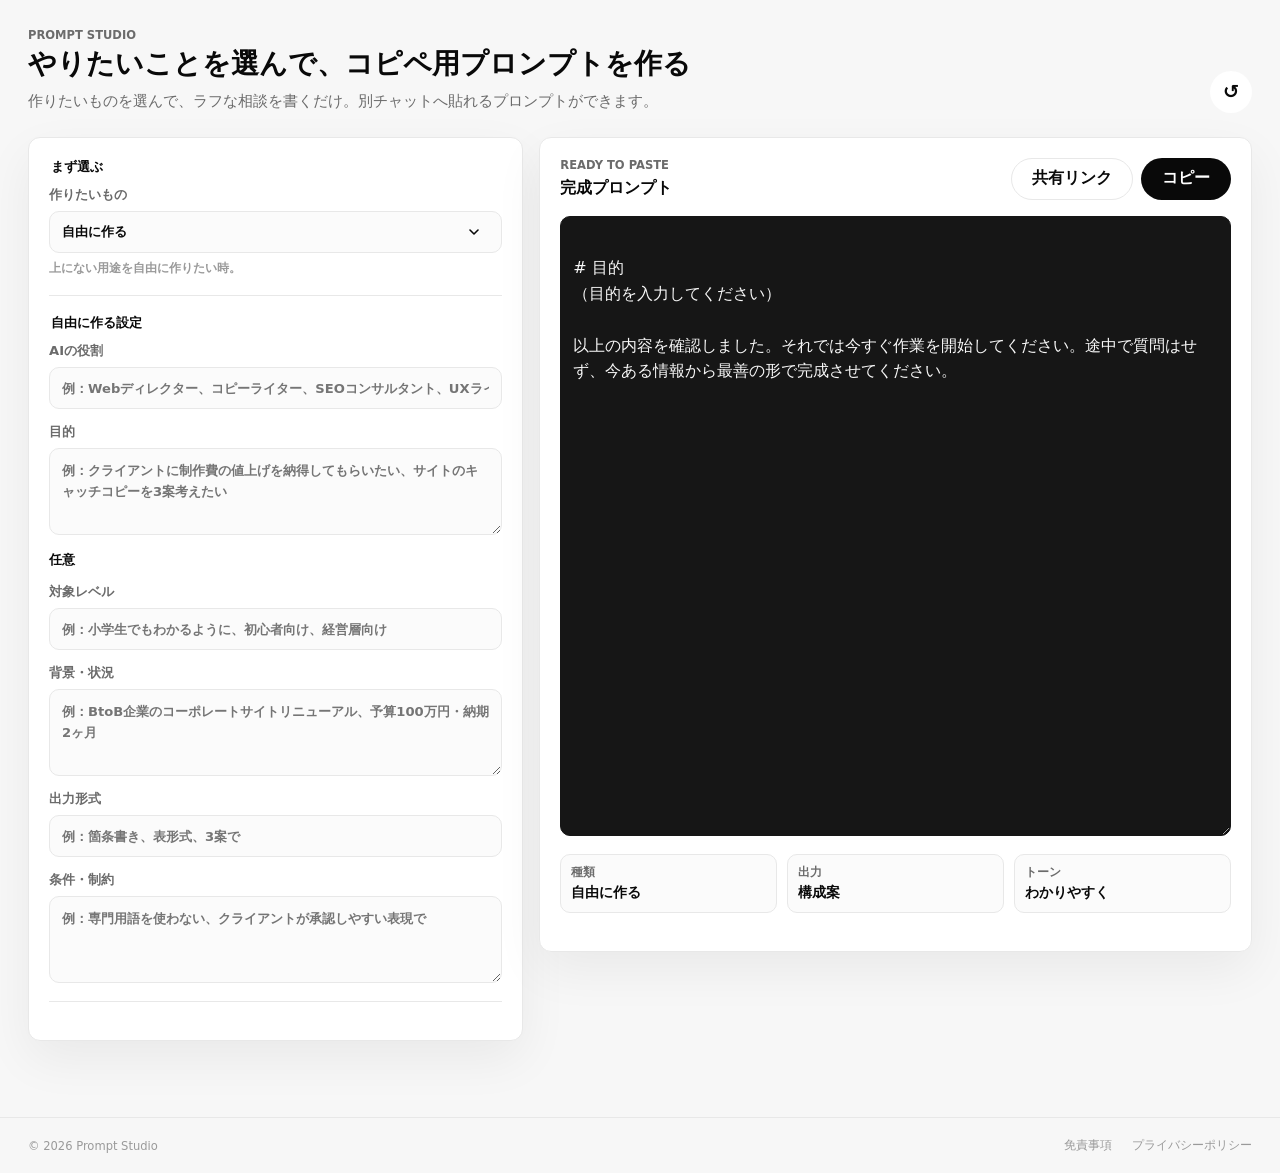
<file: index.html>
<!doctype html>
<html lang="ja">
  <head>
    <meta charset="UTF-8" />
    <meta name="viewport" content="width=device-width, initial-scale=1.0" />
    <link rel="icon" type="image/svg+xml" href="./favicon.svg" />
    <title>Prompt Studio</title>
    <link rel="stylesheet" href="./styles.css" />
  </head>
  <body>
    <main class="app-shell">
      <section class="workspace" aria-label="プロンプトメーカー">
        <header class="topbar">
          <div>
            <p class="eyebrow">Prompt Studio</p>
            <h1>やりたいことを選んで、コピペ用プロンプトを作る</h1>
            <p class="lead-text">作りたいものを選んで、ラフな相談を書くだけ。別チャットへ貼れるプロンプトができます。</p>
          </div>
          <div class="topbar-actions">
            <button class="icon-button" id="resetBtn" type="button" aria-label="初期化" title="初期化">↺</button>
          </div>
        </header>

        <div class="layout-grid">
          <form class="control-panel" id="promptForm">
            <fieldset>
              <legend>まず選ぶ</legend>

              <label>
                作りたいもの
                <select id="mode" name="mode">
                  <option value="custom">自由に作る</option>
                  <option value="brainstorm">アイデア出し</option>
                  <option value="minutes">議事録・要約リライト</option>
                  <option value="task">やること整理</option>
                  <option value="competitor">競合分析</option>
                  <option value="sitedesign">サイト設計</option>
                  <option value="seo">サイトマップ・メタ情報設計</option>
                  <option value="wireframe">ワイヤーフレーム</option>
                  <option value="design-direction">デザイン指示書</option>
                  <option value="ui-review">デザインレビュー</option>
                  <option value="illust">イラスト生成</option>
                  <option value="convert">画像→編集データ</option>
                </select>
                <small class="field-hint" id="modeHint"></small>
              </label>
            </fieldset>

            <fieldset id="fieldset-design" style="display:none">
              <legend>デザイン指示書設定</legend>

              <label>
                制作対象
                <input id="designTarget" name="designTarget" type="text" placeholder="例：LP、Webサイト、バナー、UI、パンフレット" />
              </label>

              <label>
                ペルソナ
                <input id="designAudience" name="designAudience" type="text" placeholder="例：30代男性の中小企業経営者、ITツールに不慣れ" />
              </label>

              <label>
                ブランドトーン
                <input id="designTone" name="designTone" type="text" placeholder="例：高級感・信頼感、ミニマル、ポップ、テック感、温かみ" />
              </label>

              <div id="designOptionalGroup">
                <p class="optional-section-label">任意</p>

                <label>
                  サイト設計の結果
                  <textarea id="designPrevResult" name="designPrevResult" rows="4" placeholder="サイト設計モードの結果をそのまま貼り付け、または概要を入力"></textarea>
                </label>

                <label>
                  参考サイト・URL
                  <input id="designRef" name="designRef" type="text" placeholder="例：https://example.com" />
                </label>

                <label>
                  NG表現・避けたい方向性
                  <input id="designNg" name="designNg" type="text" placeholder="例：過度な装飾、古くさいフォント、圧迫感のある配色" />
                </label>

                <label>
                  補足・その他
                  <textarea id="designNotes" name="designNotes" rows="3" placeholder="例：追加で気になる点や希望があれば"></textarea>
                </label>
              </div>

            </fieldset>

            <fieldset id="fieldset-email" style="display:none">
              <legend>メール・依頼文設定</legend>

              <label>
                相手・関係性
                <input id="emailRecipient" name="emailRecipient" type="text" placeholder="例：継続クライアントの山田様、初回コンタクトの企業担当者" />
              </label>

              <label>
                メールの目的・状況
                <textarea id="emailContent" name="emailContent" rows="5" placeholder="例：デザイン費の値上げをお願いしたい。長期取引があるが言い出しにくい。来月から適用したい。"></textarea>
              </label>

              <label>
                文体トーン
                <select id="emailTone" name="emailTone">
                  <option value="丁寧・フォーマル">丁寧・フォーマル</option>
                  <option value="柔らかめ・親しみやすい">柔らかめ・親しみやすい</option>
                  <option value="簡潔・要点重視">簡潔・要点重視</option>
                </select>
              </label>
            </fieldset>

            <fieldset id="fieldset-custom" style="display:none">
              <legend>自由に作る設定</legend>

              <label>
                AIの役割
                <input id="customRole" name="customRole" type="text" placeholder="例：Webディレクター、コピーライター、SEOコンサルタント、UXライター" />
              </label>

              <label>
                目的
                <textarea id="customGoal" name="customGoal" rows="3" placeholder="例：クライアントに制作費の値上げを納得してもらいたい、サイトのキャッチコピーを3案考えたい"></textarea>
              </label>

              <div id="customOptionalGroup">
                <p class="optional-section-label">任意</p>

                <label>
                  対象レベル
                  <input id="customAudience" name="customAudience" type="text" placeholder="例：小学生でもわかるように、初心者向け、経営層向け" />
                </label>

                <label>
                  背景・状況
                  <textarea id="customBackground" name="customBackground" rows="3" placeholder="例：BtoB企業のコーポレートサイトリニューアル、予算100万円・納期2ヶ月"></textarea>
                </label>

                <label>
                  出力形式
                  <input id="customOutput" name="customOutput" type="text" placeholder="例：箇条書き、表形式、3案で" />
                </label>

                <label>
                  条件・制約
                  <textarea id="customConditions" name="customConditions" rows="3" placeholder="例：専門用語を使わない、クライアントが承認しやすい表現で"></textarea>
                </label>
              </div>
            </fieldset>

            <fieldset id="fieldset-brainstorm" style="display:none">
              <legend>アイデア出し設定</legend>

              <label>
                解決したい課題
                <textarea id="bsIssue" name="bsIssue" rows="4" placeholder="例：新規顧客が増えない、採用応募が少ない、既存顧客の離脱が多い"></textarea>
              </label>

              <label>
                対象
                <input id="bsTarget" name="bsTarget" type="text" placeholder="例：新規顧客、社内メンバー、既存ユーザー、経営層" />
              </label>

              <label>
                業界・商材・事業フェーズ
                <input id="bsContext" name="bsContext" type="text" placeholder="例：BtoB SaaS・スタートアップ、人材サービス・拡大期" />
              </label>

              <label>
                施策の目的
                <input id="bsGoal" name="bsGoal" type="text" placeholder="例：売上UP、認知拡大、CV向上、採用強化、UI改善" />
              </label>

              <div id="brainstormOptionalGroup">
                <p class="optional-section-label">任意</p>

                <label>
                  施策のトーン
                  <select id="bsTone" name="bsTone">
                    <option value="バランス重視">バランス重視</option>
                    <option value="攻め・革新的">攻め・革新的</option>
                    <option value="守り・保守的">守り・保守的</option>
                    <option value="低コスト優先">低コスト優先</option>
                    <option value="スピード優先">スピード優先</option>
                  </select>
                </label>
                <label>
                  参考情報・素材
                  <textarea id="bsMaterials" name="bsMaterials" rows="3" placeholder="例：既存施策一覧、競合情報、ターゲット情報、予算感、USP"></textarea>
                </label>
                <label>
                  補足・その他
                  <textarea id="bsNotes" name="bsNotes" rows="2" placeholder="例：過去に試した施策、外せない制約、社内の方針"></textarea>
                </label>
              </div>

            </fieldset>

            <fieldset id="fieldset-minutes" style="display:none">
              <legend>議事録・要約設定</legend>

              <label>
                出力形式
                <select id="minFormat" name="minFormat">
                  <option value="summary">議事録まとめ（内部共有用）</option>
                  <option value="email">クライアントへのメール形式</option>
                </select>
              </label>


              <label>
                議事メモ・文字起こし
                <textarea id="minContent" name="minContent" rows="8" placeholder="ここに議事メモ、文字起こし、Slackログなどを貼り付けてください"></textarea>
              </label>

              <div id="minutesOptionalGroup">
                <p class="optional-section-label">任意</p>

                <label>
                  次回MTG日程
                  <input id="minNextMtg" name="minNextMtg" type="text" placeholder="例：6/10（火）14:00〜、未定" />
                </label>

                <label>
                  どう出してほしいか
                  <input id="minWish" name="minWish" type="text" placeholder="例：箇条書きを多めに、Slack共有用に短く、決定事項を目立たせて" />
                </label>
              </div>
            </fieldset>

            <fieldset id="fieldset-sitedesign" style="display:none">
              <legend>サイト設計設定</legend>

              <label>
                サービス・事業内容
                <textarea id="siteService" name="siteService" rows="3" placeholder="例：中小企業向けのWeb制作会社。コーポレートサイトやECサイトの制作を中心に行っている"></textarea>
              </label>

              <label>
                サイトの種類
                <input id="siteSiteType" name="siteSiteType" type="text" placeholder="例：コーポレートサイト、採用サイト、LP、ECサイト" />
              </label>

              <label>
                ターゲット
                <input id="siteTarget" name="siteTarget" type="text" placeholder="例：30〜50代の中小企業経営者、新卒採用を検討している人事担当者" />
              </label>

              <label>
                用途
                <select id="siteUsage" name="siteUsage">
                  <option value="report">レポート形式</option>
                  <option value="slide">スライド構成提案</option>
                </select>
              </label>

              <div id="siteOptionalGroup">
                <p class="optional-section-label">任意</p>

                <label>
                  現状の課題・背景
                  <textarea id="siteIssue" name="siteIssue" rows="3" placeholder="例：現サイトが古く問い合わせが少ない、競合と差別化できていない"></textarea>
                </label>

                <label>
                  想定ページ数
                  <input id="sitePages" name="sitePages" type="text" placeholder="例：8ページ、10〜15ページ（未定の場合はAIが提案）" />
                </label>

                <label>
                  競合分析の結果
                  <textarea id="sitePrevResult" name="sitePrevResult" rows="5" placeholder="競合分析モードの結果をそのまま貼り付け、または概要を入力"></textarea>
                </label>

                <label>
                  必須コンテンツ
                  <input id="siteContent" name="siteContent" type="text" placeholder="例：採用情報、実績紹介、代表メッセージ" />
                </label>

                <label>
                  補足・その他
                  <textarea id="siteNotes" name="siteNotes" rows="3" placeholder="例：追加で気になる点や希望があれば"></textarea>
                </label>
              </div>

            </fieldset>

            <fieldset id="fieldset-seo" style="display:none">
              <legend>サイトマップ・メタ情報設計</legend>

              <label>
                用途
                <select id="seoType" name="seoType">
                  <option value="new">新規サイト設計</option>
                  <option value="existing">リニューアル・改善</option>
                </select>
              </label>

              <div id="seoUrlGroup" style="display:none">
                <label>
                  サイトURL
                  <input id="seoUrl" name="seoUrl" type="text" placeholder="例：https://example.com（AIが各ページにアクセスして現在のメタ情報を確認します）" />
                </label>
              </div>

              <label>
                サイト名・ブランド名
                <input id="seoSiteName" name="seoSiteName" type="text" placeholder="例：株式会社〇〇、SaaSサービス名" />
              </label>

              <label>
                対象ページ
                <textarea id="seoPages" name="seoPages" rows="5" placeholder="例（新規）：TOP、サービス、実績、料金、FAQ、お問い合わせ&#10;例（既存）：https://example.com/service、https://example.com/about"></textarea>
              </label>

              <label>
                狙いたいキーワード
                <input id="seoKeywords" name="seoKeywords" type="text" placeholder="例：Web制作 東京、コーポレートサイト 制作会社" />
              </label>

              <div id="seoOptionalGroup">
                <p class="optional-section-label">任意</p>

                <label>
                  サイト設計の結果
                  <textarea id="seoPrevResult" name="seoPrevResult" rows="4" placeholder="サイト設計モードの結果をそのまま貼り付けてください"></textarea>
                </label>

                <label>
                  ターゲット
                  <input id="seoTarget" name="seoTarget" type="text" placeholder="例：30代経営者、採用担当者、子育て中の主婦" />
                </label>

                <label>
                  ブランドのトーン
                  <input id="seoTone" name="seoTone" type="text" placeholder="例：誠実・専門的、やわらかく親しみやすい、スタイリッシュ" />
                </label>

                <label>
                  補足・その他
                  <textarea id="seoNotes" name="seoNotes" rows="3" placeholder="例：追加で気になる点や希望があれば"></textarea>
                </label>
              </div>

            </fieldset>

                        <fieldset id="fieldset-task" style="display:none">
              <legend>やること整理</legend>
              <p class="optional-section-label" style="font-weight:400; font-size:0.8rem; color:#A4A4A4; border:none; padding-top:0;">議事録・メモ・現状をそのまま貼り付けてもOK</p>

              <label>
                役割
                <select id="taskRole" name="taskRole">
                  <option value="director">ディレクター</option>
                  <option value="designer">デザイナー</option>
                  <option value="director-designer">ディレクター兼デザイナー</option>
                  <option value="coder">コーダー</option>
                </select>
              </label>

              <label>
                現状・状況説明
                <textarea id="taskSituation" name="taskSituation" rows="6" placeholder="例：トップとABOUTのデザインが完成。コーダーへの引き渡しがまだ。クライアントからテキスト素材が届いていない。QAのタイミングも未確認。&#10;（議事録・メモをそのまま貼り付けてもOK）"></textarea>
              </label>

              <div id="taskOptionalGroup">
                <p class="optional-section-label">任意</p>

                <label>
                  プロジェクトの種類
                  <input id="taskType" name="taskType" type="text" placeholder="例：コーポレートサイト制作（WordPress）" />
                </label>

                <label>
                  気になっていること
                  <textarea id="taskConcern" name="taskConcern" rows="3" placeholder="例：CMSの実装範囲をコーダーに伝えてないかもしれない。インフラ手配が誰の担当か決まっていない。サーバー移管って誰に頼むんだっけ。SSL証明書の更新タイミングを確認したい。"></textarea>
                </label>

                <label>
                  納期・フェーズ
                  <input id="taskDeadline" name="taskDeadline" type="text" placeholder="例：公開3週間後、現在デザイン確認フェーズ" />
                </label>

                <label>
                  補足
                  <textarea id="taskNotes" name="taskNotes" rows="3" placeholder="例：コーダーは外注。インフラはクライアント側の予定だが未確認。"></textarea>
                </label>
              </div>

            </fieldset>

            <fieldset id="fieldset-competitor" style="display:none">
              <legend>競合分析設定</legend>

              <label>
                サービス・事業内容
                <textarea id="compService" name="compService" rows="3" placeholder="例：中小企業向けのWeb制作会社。コーポレートサイトやECサイトの制作を中心に行っている"></textarea>
              </label>

              <label>
                サイトの種類
                <input id="compSiteType" name="compSiteType" type="text" placeholder="例：コーポレートサイト、採用サイト、LP、ECサイト、サービスサイト" />
              </label>

              <div id="compOptionalGroup">
                <p class="optional-section-label">任意</p>

                <label>
                  調査対象のサイトURL
                  <input id="compOwnUrl" name="compOwnUrl" type="text" placeholder="例：https://example.com" />
                </label>

                <label>
                  競合サイトURL
                  <textarea id="compCompetitorUrl" name="compCompetitorUrl" rows="3" placeholder="例：https://competitor1.com（なければAIが競合を選定して調査）"></textarea>
                </label>

                <label>
                  補足・その他
                  <textarea id="compNotes" name="compNotes" rows="3" placeholder="例：追加で気になる点や希望があれば"></textarea>
                </label>
              </div>

            </fieldset>

            <fieldset id="fieldset-research" style="display:none">
              <legend>リサーチ・競合分析設定</legend>

              <label>
                調査目的
                <select id="researchPurpose" name="researchPurpose">
                  <option value="おまかせ">おまかせ（全項目分析）</option>
                  <option value="競合サイトの比較">競合サイトの比較</option>
                  <option value="新規事業・サービスの検討">新規事業・サービスの検討</option>
                  <option value="提案・企画書づくり">提案・企画書づくり</option>
                  <option value="デザイン・UI研究">デザイン・UI研究</option>
                  <option value="市場・業界の把握">市場・業界の把握</option>
                </select>
              </label>

              <label>
                調査テーマ
                <input id="researchTheme" name="researchTheme" type="text" placeholder="例：美容クリニックの競合サイト、工務店の採用ページ" />
              </label>

            </fieldset>

            <fieldset id="fieldset-uireview" style="display:none">
              <legend>デザインレビュー設定</legend>
              <p class="optional-section-label" style="font-weight:400; font-size:0.8rem; color:#A4A4A4; border:none; padding-top:0;">デザインやワイヤーのスクリーンショットを添付してから使ってください</p>

              <label>
                レビュー観点
                <select id="uiPerspective" name="uiPerspective">
                  <option value="overall">総合レビュー</option>
                  <option value="cv">CV・導線改善</option>
                  <option value="design">デザイン品質</option>
                  <option value="accessibility">アクセシビリティ</option>
                </select>
              </label>

              <label>
                サイトの種類
                <input id="uiPageType" name="uiPageType" type="text" placeholder="例：LP、コーポレートサイト、採用サイト、フォームページ" />
              </label>

              <label>
                ペルソナ
                <input id="uiTarget" name="uiTarget" type="text" placeholder="例：30代男性の中小企業経営者、ITツールに不慣れ" />
              </label>

              <div id="uiOptionalGroup">
                <p class="optional-section-label">任意</p>

                <label>
                  改善したいこと
                  <textarea id="uiGoal" name="uiGoal" rows="2" placeholder="例：CVRを上げたい、離脱率を下げたい、信頼感を出したい"></textarea>
                </label>

                <label>
                  出力のボリューム
                  <select id="uiVolume" name="uiVolume">
                    <option value="standard">標準（各項目ポイントを押さえて）</option>
                    <option value="brief">簡潔（要点のみ）</option>
                    <option value="detail">詳細（各項目を詳しく）</option>
                  </select>
                </label>

                <label>
                  補足・その他
                  <textarea id="uiNotes" name="uiNotes" rows="3" placeholder="例：優しめにお願いします、前向きな表現で伝えてほしい"></textarea>
                </label>
              </div>

            </fieldset>

            <fieldset id="fieldset-proposal" style="display:none">
              <legend>企画書・提案書設定</legend>

              <label>
                クライアント業種
                <input id="propIndustry" name="propIndustry" type="text" placeholder="例：不動産、医療、人材、製造、教育" />
              </label>

              <label>
                現状課題
                <textarea id="propIssue" name="propIssue" rows="3" placeholder="例：問い合わせが少ない、採用応募が弱い、ブランド訴求不足"></textarea>
              </label>

              <label>
                企画の目的
                <input id="propGoal" name="propGoal" type="text" placeholder="例：受注獲得、社内承認、新規施策の提案、採用強化" />
              </label>

              <label>
                ターゲット
                <input id="propTarget" name="propTarget" type="text" placeholder="例：20〜30代求職者、BtoB企業担当者" />
              </label>

              <label>
                提案するソリューション概要
                <textarea id="propSolution" name="propSolution" rows="2" placeholder="例：サイトリニューアル、新サービス立ち上げ、業務改善、採用施策"></textarea>
              </label>
            </fieldset>

            <fieldset id="fieldset-wireframe" style="display:none">
              <legend>ワイヤーフレーム設定</legend>

              <label>
                出力形式
                <select id="wfOutputType" name="wfOutputType">
                  <option value="html">HTML</option>
                  <option value="image">PNG画像</option>
                </select>
              </label>

              <label>
                ページの種類
                <select id="wfPageType" name="wfPageType">
                  <option value="all">全ページ</option>
                  <option value="top">トップページ</option>
                  <option value="sub">下層ページ</option>
                  <option value="lp">LP（ランディングページ）</option>
                  <option value="any">おまかせ（AIに構成から提案してもらう）</option>
                </select>
              </label>

              <label>
                会社名
                <input id="wfCompany" name="wfCompany" type="text" placeholder="例：株式会社〇〇" />
              </label>

              <label>
                業種
                <input id="wfIndustry" name="wfIndustry" type="text" placeholder="例：清掃サービス、IT支援、不動産" />
              </label>

              <label>
                ページ名
                <input id="wfPageName" name="wfPageName" type="text" placeholder="例：採用トップ、サービス紹介ページ" />
              </label>

              <label>
                目的
                <input id="wfPagePurpose" name="wfPagePurpose" type="text" placeholder="例：新規法人顧客への問い合わせ獲得" />
              </label>

              <label>
                参考資料（企画書・議事録・要件など）
                <textarea id="wfMaterials" name="wfMaterials" rows="6" placeholder="企画書・議事録・要件メモ・構成案などをそのまま貼り付けてください。この内容をもとにテキストやセクション構成を考えます。"></textarea>
              </label>

              <div id="wireframeOptionalGroup">
                <p class="optional-section-label">任意</p>

                <label>
                  サイト設計の結果
                  <textarea id="wfSiteDesign" name="wfSiteDesign" rows="4" placeholder="サイト設計モードの結果をそのまま貼り付けてください。ページ構成・導線をワイヤーに反映します。"></textarea>
                </label>

                <div id="wfSectionsGroup">
                  <label>
                    セクション構成
                    <textarea id="wfSections" name="wfSections" rows="7"></textarea>
                    <small class="field-hint">空欄にするとAIが提案します。</small>
                  </label>
                </div>

                <label>
                  作成の背景・ひとこと
                  <textarea id="wfRequest" name="wfRequest" rows="4" placeholder="例：初回クライアント提案用。シンプルに見せたい。"></textarea>
                </label>

                <div id="wfNotesGroup">
                  <label>
                    補足
                    <textarea id="wfNotes" name="wfNotes" rows="2" placeholder="例：電話番号、CTAコピー、強調したいポイントなど"></textarea>
                  </label>
                </div>
              </div>

            </fieldset>

            <fieldset id="fieldset-illust" style="display:none">
              <legend>イラスト設定</legend>

              <label>
                スタイル
                <select id="illustStyle" name="illustStyle">
                  <option value="flat">フラットベクター</option>
                  <option value="isometric">アイソメトリック</option>
                  <option value="icon">アイコン</option>
                </select>
              </label>

              <label>
                テーマ
                <input id="illustTheme" name="illustTheme" type="text" placeholder="例：Tokyo、コーヒーショップ、病院" />
              </label>

              <label id="illustColorToneRow">
                カラートーン
                <select id="illustColorTone" name="illustColorTone">
                  <option value="soft">ソフト＆明るい</option>
                  <option value="muted">ミュート＆落ち着き</option>
                  <option value="vivid">ビビッド</option>
                </select>
              </label>

              <!-- フラットベクター用フィールド -->
              <div id="illustFlatFields">
                <label>
                  背景
                  <select id="illustBg" name="illustBg">
                    <option value="solid">あり（テーマカラー）</option>
                    <option value="white">あり（白）</option>
                    <option value="transparent">なし（透明）</option>
                  </select>
                </label>

                <label>
                  人物
                  <select id="illustFigure" name="illustFigure">
                    <option value="include">含む</option>
                    <option value="main">人物メイン</option>
                    <option value="none">なし</option>
                  </select>
                </label>

                <label id="figureCountRow">
                  人物の数
                  <select id="illustFigureCount" name="illustFigureCount">
                    <option value="1">1人</option>
                    <option value="2-3">2〜3人</option>
                    <option value="4-6">4〜6人</option>
                    <option value="many">大勢（7人以上）</option>
                  </select>
                </label>

                <label id="framingRow">
                  フレーミング
                  <select id="illustFraming" name="illustFraming">
                    <option value="full">全身</option>
                    <option value="bust">バストアップ</option>
                    <option value="face">フェイスアップ</option>
                  </select>
                </label>

                <label>
                  散りばめる要素（任意）
                  <input id="illustElements" name="illustElements" type="text" placeholder="例：コーヒーカップ、本、植物、自転車、ノートPC" />
                </label>

                <label>
                  スタイル参照（任意）
                  <input id="illustStyleRef" name="illustStyleRef" type="text" placeholder="例：バウハウス、北欧ポスター、ミッドセンチュリー、リソグラフ" />
                </label>
              </div>

              <!-- アイソメトリック用フィールド -->
              <div id="illustIsoFields" style="display:none">
                <label>
                  カテゴリ
                  <select id="illustCategory" name="illustCategory">
                    <option value="mix">おまかせ</option>
                    <option value="building">建物</option>
                    <option value="item">アイテム</option>
                    <option value="vehicle">乗り物</option>
                    <option value="people">人物</option>
                    <option value="nature">自然</option>
                  </select>
                </label>

                <label>
                  向き
                  <select id="illustDirection" name="illustDirection">
                    <option value="mix">ミックス（おまかせ）</option>
                    <option value="left">左向き</option>
                    <option value="right">右向き</option>
                    <option value="back-left">後ろ向き・左</option>
                    <option value="back-right">後ろ向き・右</option>
                  </select>
                </label>

                <label>
                  含めたいオブジェクト（任意）
                  <textarea id="illustObjects" name="illustObjects" rows="3" placeholder="例：Tokyo Tower、鳥居、路面電車、桜の木"></textarea>
                </label>
              </div>

              <!-- アイコン用フィールド -->
              <div id="illustIconFields" style="display:none">
                <label>
                  サイズ
                  <select id="illustIconSize" name="illustIconSize">
                    <option value="24">24px（標準）</option>
                    <option value="16">16px（小）</option>
                    <option value="32">32px（中）</option>
                    <option value="48">48px（大）</option>
                    <option value="64">64px（特大）</option>
                  </select>
                </label>

                <label>
                  線の太さ
                  <select id="illustIconStroke" name="illustIconStroke">
                    <option value="2">2px（標準）</option>
                    <option value="1">1px（細め）</option>
                    <option value="1.5">1.5px</option>
                    <option value="2.5">2.5px</option>
                    <option value="3">3px（太め）</option>
                  </select>
                </label>
              </div>

            </fieldset>

            <fieldset id="fieldset-convert" style="display:none">
              <legend>画像→編集データ設定</legend>
              <p class="optional-section-label" style="font-weight:400; font-size:0.8rem; color:#A4A4A4; border:none; padding-top:0;">変換したい画像を添付してから使ってください</p>

              <label>
                出力形式
                <select id="convertOutputFormat" name="convertOutputFormat">
                  <option value="pptx">.pptx（PowerPoint）</option>
                  <option value="html">HTML + CSS</option>
                  <option value="svg">SVG</option>
                </select>
              </label>

              <div id="convertOptionalGroup">
                <p class="optional-section-label">任意</p>

                <label>
                  使用フォント
                  <input id="convertFont" name="convertFont" type="text" placeholder="例：Noto Sans JP、游ゴシック、Arial" />
                </label>

                <label>
                  色の上書き指定
                  <input id="convertColorOverride" name="convertColorOverride" type="text" placeholder="例：#FF7E21 をメインカラーに変更" />
                </label>

                <label>
                  補足・その他
                  <textarea id="convertNotes" name="convertNotes" rows="3" placeholder="例：余白を広めに、枠線を細く"></textarea>
                </label>
              </div>

            </fieldset>


            <fieldset id="fieldset-request" style="display:none">
              <div id="researchOptionalGroup" style="display:none">
                <label>
                  調査対象の企業
                  <input id="researchOwnUrl" name="researchOwnUrl" type="text" placeholder="例：〇〇株式会社（https://...）" />
                </label>
                <label>
                  比較対象の企業
                  <textarea id="researchTargets" name="researchTargets" rows="3" placeholder="例：A社（https://...）、B社、C社"></textarea>
                </label>
                <label>
                  特に見たい観点
                  <input id="researchFocus" name="researchFocus" type="text" placeholder="例：価格、UX、SEO、集客、機能比較" />
                </label>
              </div>


              <legend id="requestLegend">任意</legend>
              <label id="requestLabel">
                <span id="requestLabelText" style="font-size:0.82rem;font-weight:720;color:var(--muted);"></span>
                <textarea id="request" name="request" rows="4" placeholder=""></textarea>
              </label>
            </fieldset>

            <fieldset id="fieldset-extras">
              <legend>必要なら足す</legend>

              <label id="backgroundRow">
                背景・状況
                <textarea id="background" name="background" rows="3" placeholder="例: 新規サービスの提案。クライアントに初回提案する"></textarea>
              </label>

              <label>
                対象
                <input id="audience" name="audience" type="text" placeholder="例: クライアント / 社内メンバー / 初めて見る人" />
              </label>

              <label id="outputTypeRow">
                出してほしい形
                <select id="outputType" name="outputType">
                  <option value="auto">おまかせ</option>
                  <option value="outline">構成案</option>
                  <option value="document">文章・ドキュメント</option>
                  <option value="table">表形式</option>
                  <option value="html">HTML</option>
                  <option value="checklist">チェックリスト</option>
                  <option value="slides">スライド構成</option>
                  <option value="image">画像として出力（PNG）</option>
                </select>
              </label>

              <label>
                AIに読み込ませたい情報
                <textarea id="materials" name="materials" rows="3" placeholder="例: 既存サイトURL、企画メモ、議事録、競合情報、文字起こしなど"></textarea>
                <small class="field-hint">ここに貼った情報をAIが参照します。なければ空欄でOK。</small>
              </label>

              <label>
                守ってほしい条件
                <textarea id="constraints" name="constraints" rows="3" placeholder="例：箇条書きで答えてほしい、3案提示してほしい、英語で出してほしい"></textarea>
              </label>

              <div id="optionsFieldset">
                <p class="field-hint" style="margin-bottom:4px; margin-top:8px;">追加対応（チェックしたものだけプロンプトに入ります）</p>
                <div class="check-list" id="optionsContainer" aria-label="追加オプション"></div>
              </div>
            </fieldset>

            <fieldset id="fieldset-finish">
              <legend>仕上げ</legend>

              <label>
                文章のトーン
                <select id="tone" name="tone">
                  <option value="clear">わかりやすく</option>
                  <option value="business">ビジネス向け</option>
                  <option value="friendly">やわらかく</option>
                  <option value="professional">プロっぽく</option>
                  <option value="concise">短く簡潔に</option>
                </select>
              </label>

              <label>
                詳しさ
                <select id="detail" name="detail">
                  <option value="balanced">ちょうどよく</option>
                  <option value="simple">短め</option>
                  <option value="deep">かなり詳しく</option>
                </select>
              </label>

              <div class="check-list" aria-label="オプション">
                <label class="check-row">
                  <input id="inferMissing" name="inferMissing" type="checkbox" checked />
                  <span>足りない情報は自然に補ってもらう</span>
                </label>
                <label class="check-row">
                  <input id="askQuestions" name="askQuestions" type="checkbox" />
                  <span>不明点があれば質問してもらう</span>
                </label>
                <label class="check-row">
                  <input id="includeSummary" name="includeSummary" type="checkbox" checked />
                  <span>最初に要望まとめを入れる</span>
                </label>
              </div>
            </fieldset>
          </form>

          <aside class="output-panel">
            <div class="output-header">
              <div>
                <p class="eyebrow">Ready to Paste</p>
                <h2>完成プロンプト</h2>
              </div>
              <div style="display:flex; gap:8px; align-items:center;">
                <button class="secondary-button" id="shareBtn" type="button">共有リンク</button>
                <button class="primary-button" id="copyBtn" type="button">コピー</button>
              </div>
            </div>

            <textarea id="promptOutput" class="prompt-output" readonly></textarea>

            <div class="preview-strip" aria-label="設定プレビュー">
              <div>
                <span class="preview-label">種類</span>
                <strong id="previewMode">企画書・提案書</strong>
              </div>
              <div>
                <span class="preview-label">出力</span>
                <strong id="previewOutput">おまかせ</strong>
              </div>
              <div>
                <span class="preview-label">トーン</span>
                <strong id="previewTone">わかりやすく</strong>
              </div>
            </div>
          </aside>
        </div>
      </section>
    </main>

    <div class="toast" id="toast" role="status" aria-live="polite"></div>

    <footer class="site-footer">
      <div class="site-footer-inner">
        <span>© 2026 Prompt Studio</span>
        <nav class="footer-links">
          <a href="./disclaimer.html" target="_blank">免責事項</a>
          <a href="./privacy.html" target="_blank">プライバシーポリシー</a>
        </nav>
      </div>
    </footer>

    <script src="./app.js"></script>
  </body>
</html>
</file>
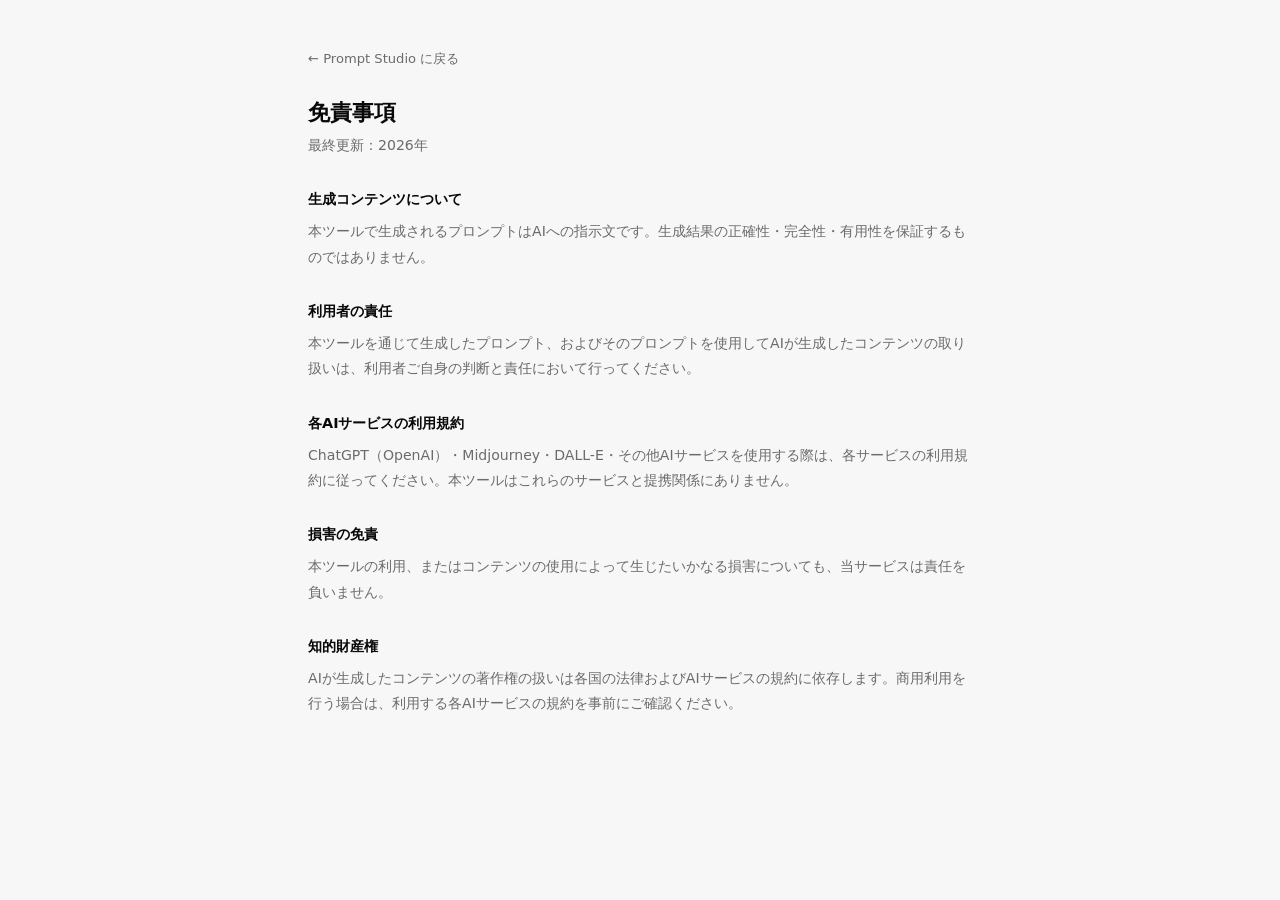
<file: disclaimer.html>
<!doctype html>
<html lang="ja">
  <head>
    <meta charset="UTF-8" />
    <meta name="viewport" content="width=device-width, initial-scale=1.0" />
    <title>免責事項 — Prompt Studio</title>
    <link rel="stylesheet" href="./styles.css" />
    <style>
      .legal-page { max-width: 720px; margin: 0 auto; padding: 48px 28px 80px; }
      .legal-back { display: inline-block; margin-bottom: 32px; font-size: 0.82rem; color: var(--muted); text-decoration: none; }
      .legal-back:hover { color: var(--ink); }
      .legal-page h1 { font-size: 1.4rem; margin-bottom: 8px; }
      .legal-date { font-size: 0.78rem; color: var(--quiet); margin-bottom: 40px; }
      .legal-page h2 { font-size: 0.9rem; font-weight: 820; margin: 32px 0 10px; }
      .legal-page p { font-size: 0.88rem; color: var(--muted); line-height: 1.8; margin: 0 0 12px; }
    </style>
  </head>
  <body>
    <div class="legal-page">
      <a class="legal-back" href="./index.html">← Prompt Studio に戻る</a>
      <h1>免責事項</h1>
      <p class="legal-date">最終更新：2026年</p>

      <h2>生成コンテンツについて</h2>
      <p>本ツールで生成されるプロンプトはAIへの指示文です。生成結果の正確性・完全性・有用性を保証するものではありません。</p>

      <h2>利用者の責任</h2>
      <p>本ツールを通じて生成したプロンプト、およびそのプロンプトを使用してAIが生成したコンテンツの取り扱いは、利用者ご自身の判断と責任において行ってください。</p>

      <h2>各AIサービスの利用規約</h2>
      <p>ChatGPT（OpenAI）・Midjourney・DALL-E・その他AIサービスを使用する際は、各サービスの利用規約に従ってください。本ツールはこれらのサービスと提携関係にありません。</p>

      <h2>損害の免責</h2>
      <p>本ツールの利用、またはコンテンツの使用によって生じたいかなる損害についても、当サービスは責任を負いません。</p>

      <h2>知的財産権</h2>
      <p>AIが生成したコンテンツの著作権の扱いは各国の法律およびAIサービスの規約に依存します。商用利用を行う場合は、利用する各AIサービスの規約を事前にご確認ください。</p>
    </div>
  </body>
</html>
</file>
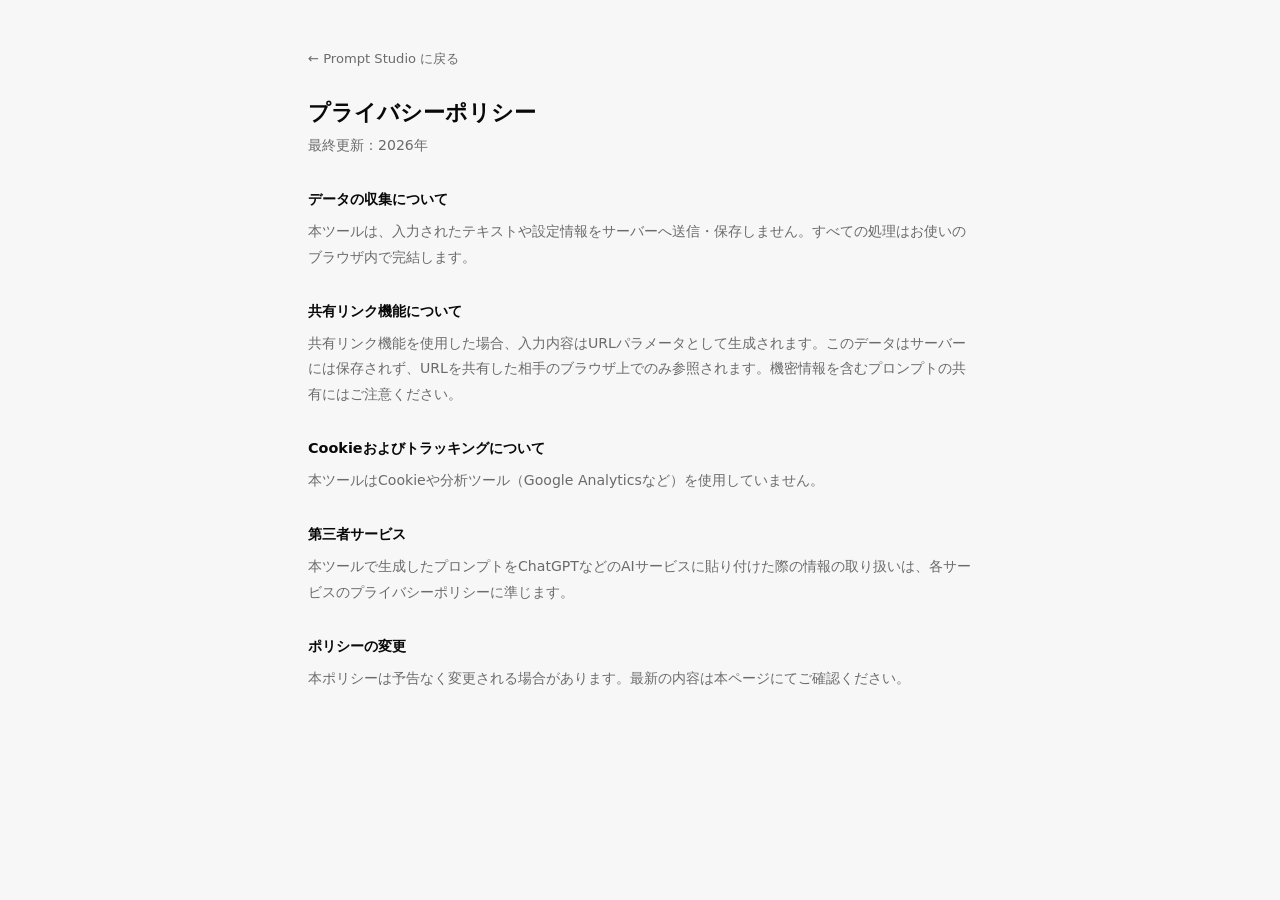
<file: privacy.html>
<!doctype html>
<html lang="ja">
  <head>
    <meta charset="UTF-8" />
    <meta name="viewport" content="width=device-width, initial-scale=1.0" />
    <title>プライバシーポリシー — Prompt Studio</title>
    <link rel="stylesheet" href="./styles.css" />
    <style>
      .legal-page { max-width: 720px; margin: 0 auto; padding: 48px 28px 80px; }
      .legal-back { display: inline-block; margin-bottom: 32px; font-size: 0.82rem; color: var(--muted); text-decoration: none; }
      .legal-back:hover { color: var(--ink); }
      .legal-page h1 { font-size: 1.4rem; margin-bottom: 8px; }
      .legal-date { font-size: 0.78rem; color: var(--quiet); margin-bottom: 40px; }
      .legal-page h2 { font-size: 0.9rem; font-weight: 820; margin: 32px 0 10px; }
      .legal-page p { font-size: 0.88rem; color: var(--muted); line-height: 1.8; margin: 0 0 12px; }
    </style>
  </head>
  <body>
    <div class="legal-page">
      <a class="legal-back" href="./index.html">← Prompt Studio に戻る</a>
      <h1>プライバシーポリシー</h1>
      <p class="legal-date">最終更新：2026年</p>

      <h2>データの収集について</h2>
      <p>本ツールは、入力されたテキストや設定情報をサーバーへ送信・保存しません。すべての処理はお使いのブラウザ内で完結します。</p>

      <h2>共有リンク機能について</h2>
      <p>共有リンク機能を使用した場合、入力内容はURLパラメータとして生成されます。このデータはサーバーには保存されず、URLを共有した相手のブラウザ上でのみ参照されます。機密情報を含むプロンプトの共有にはご注意ください。</p>

      <h2>Cookieおよびトラッキングについて</h2>
      <p>本ツールはCookieや分析ツール（Google Analyticsなど）を使用していません。</p>

      <h2>第三者サービス</h2>
      <p>本ツールで生成したプロンプトをChatGPTなどのAIサービスに貼り付けた際の情報の取り扱いは、各サービスのプライバシーポリシーに準じます。</p>

      <h2>ポリシーの変更</h2>
      <p>本ポリシーは予告なく変更される場合があります。最新の内容は本ページにてご確認ください。</p>
    </div>
  </body>
</html>
</file>
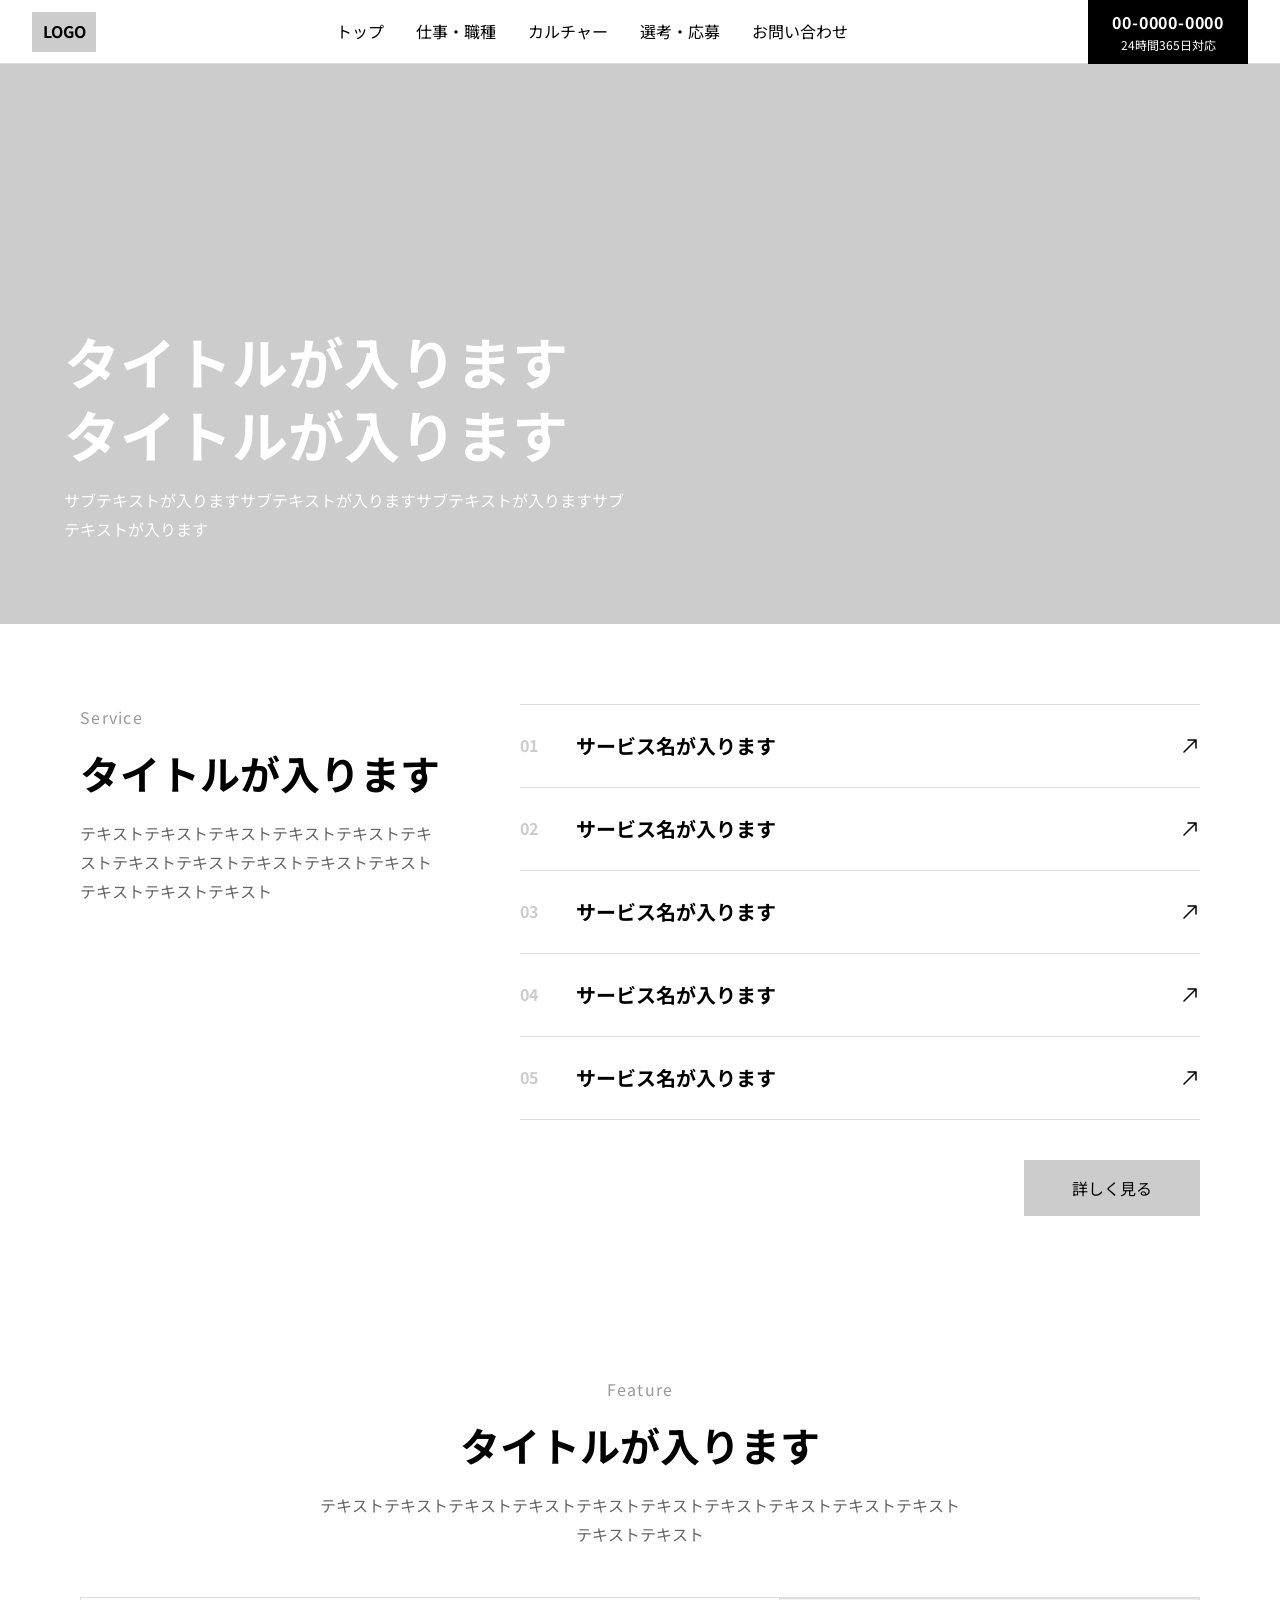
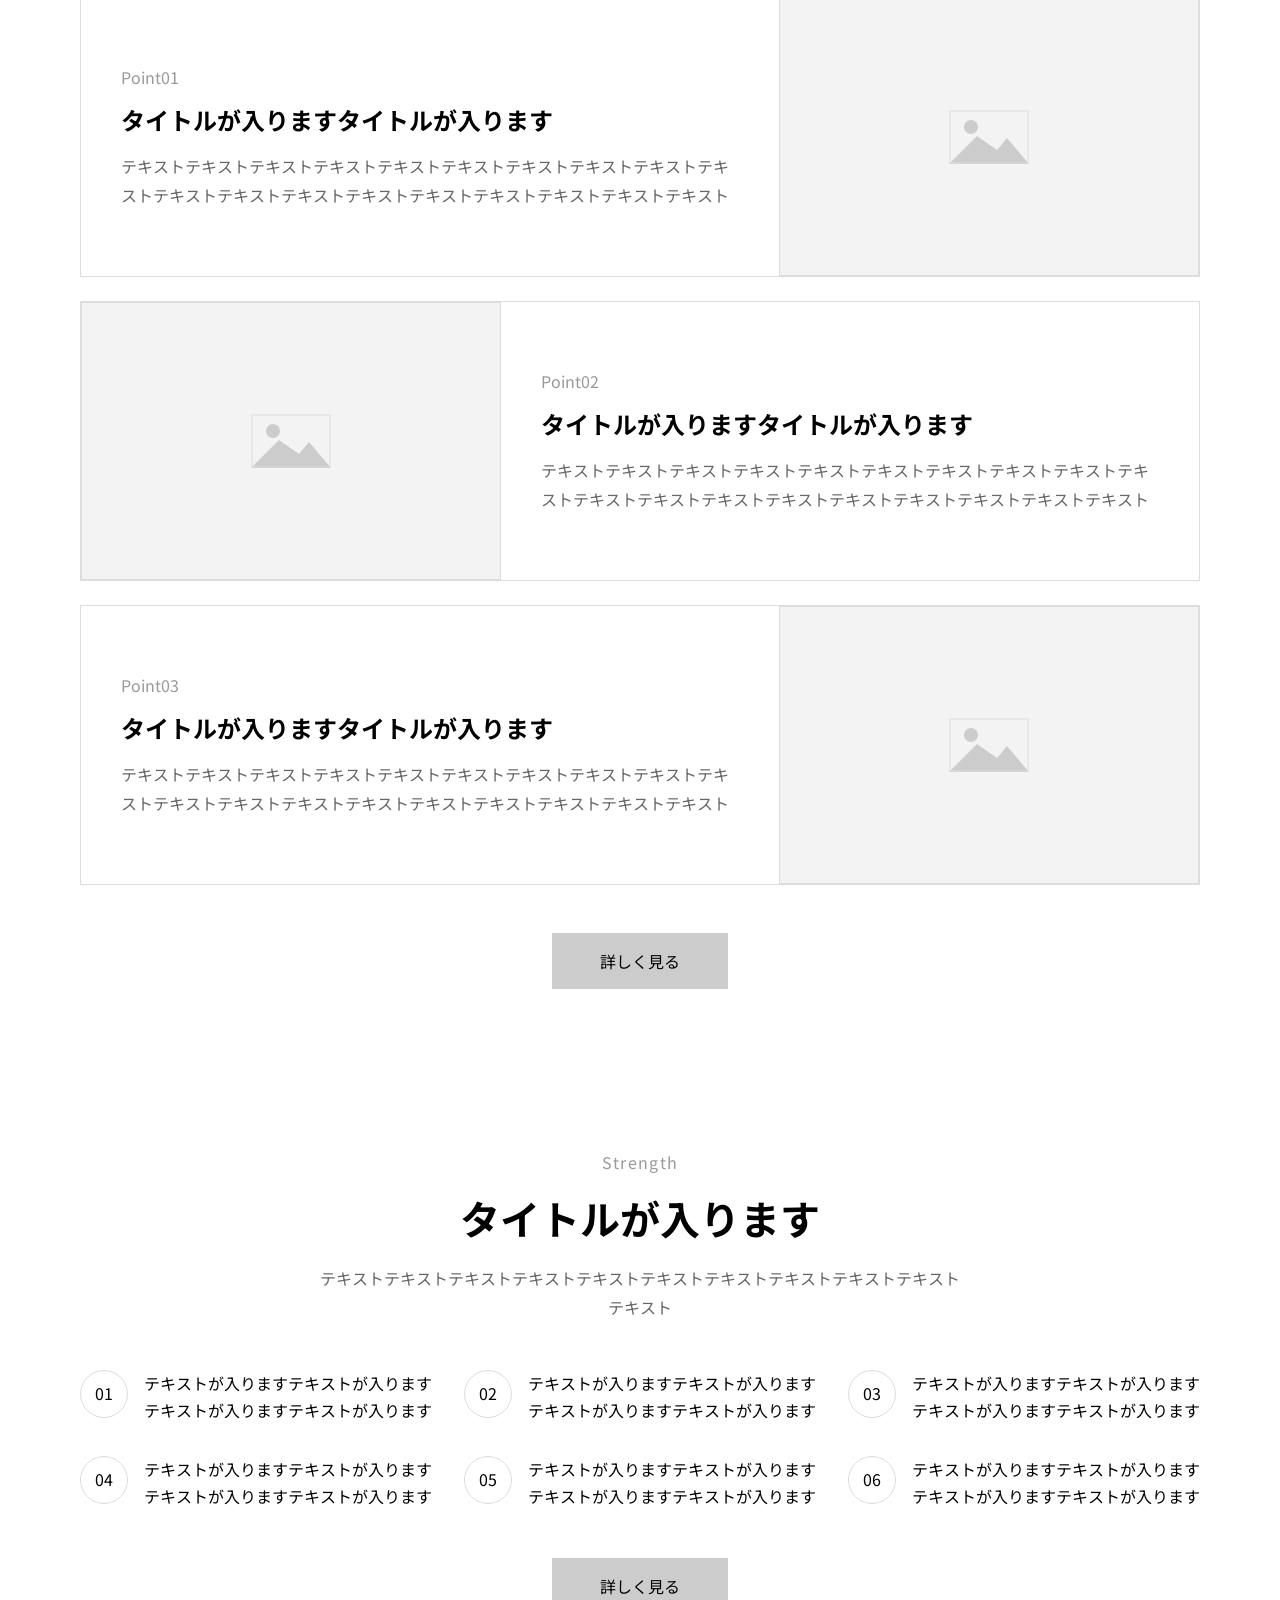
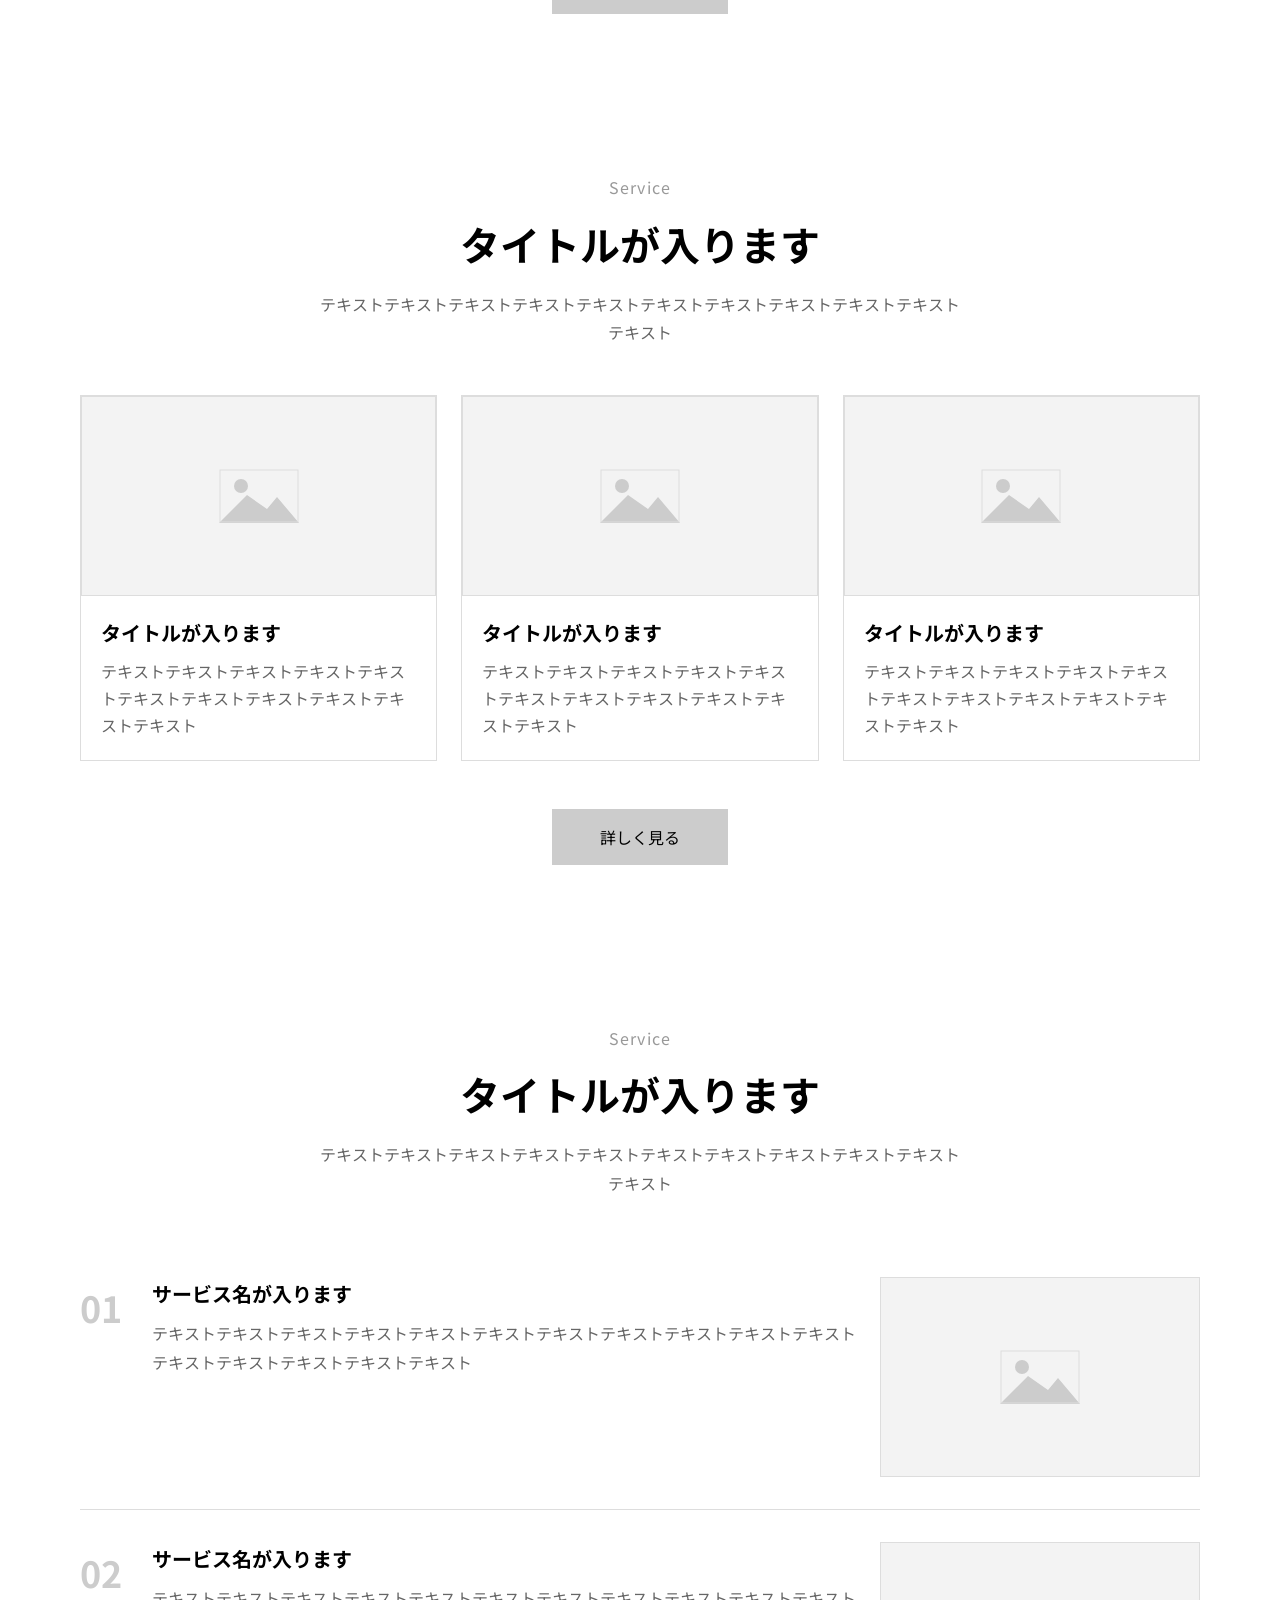
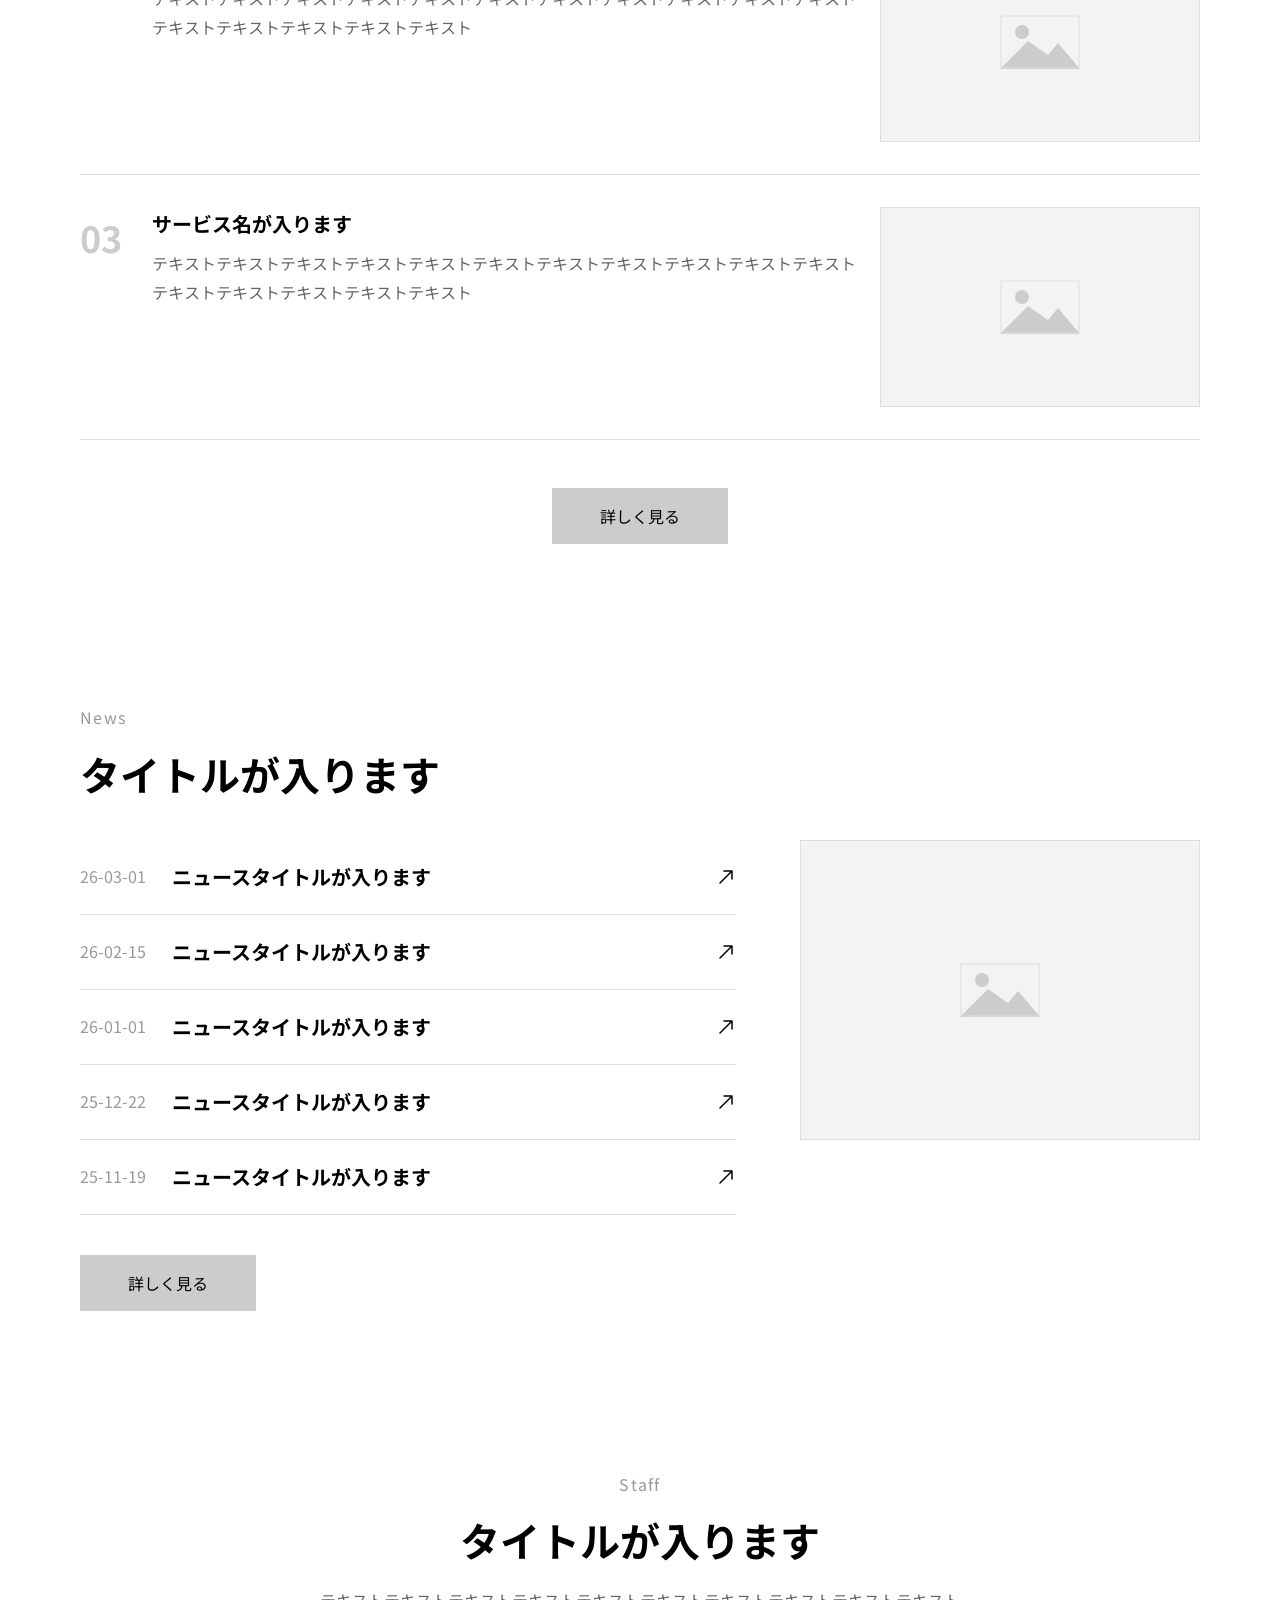
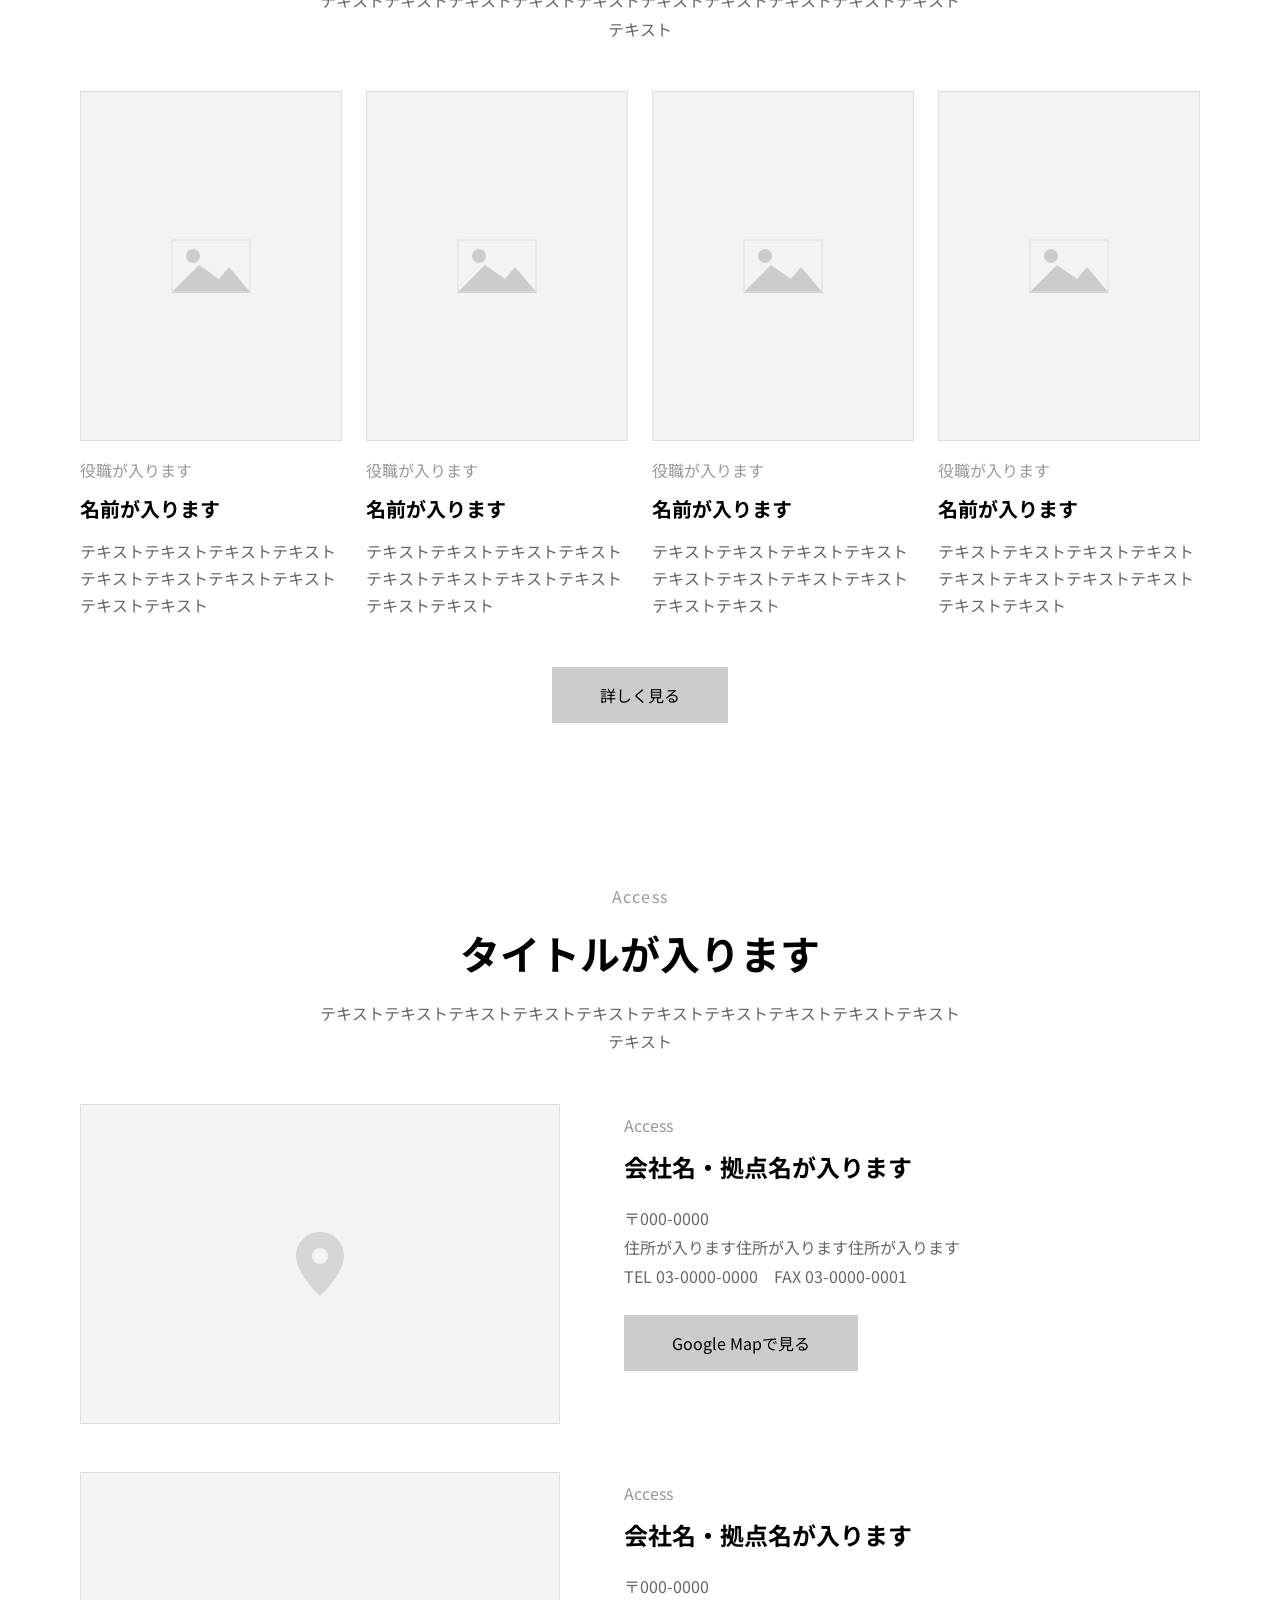
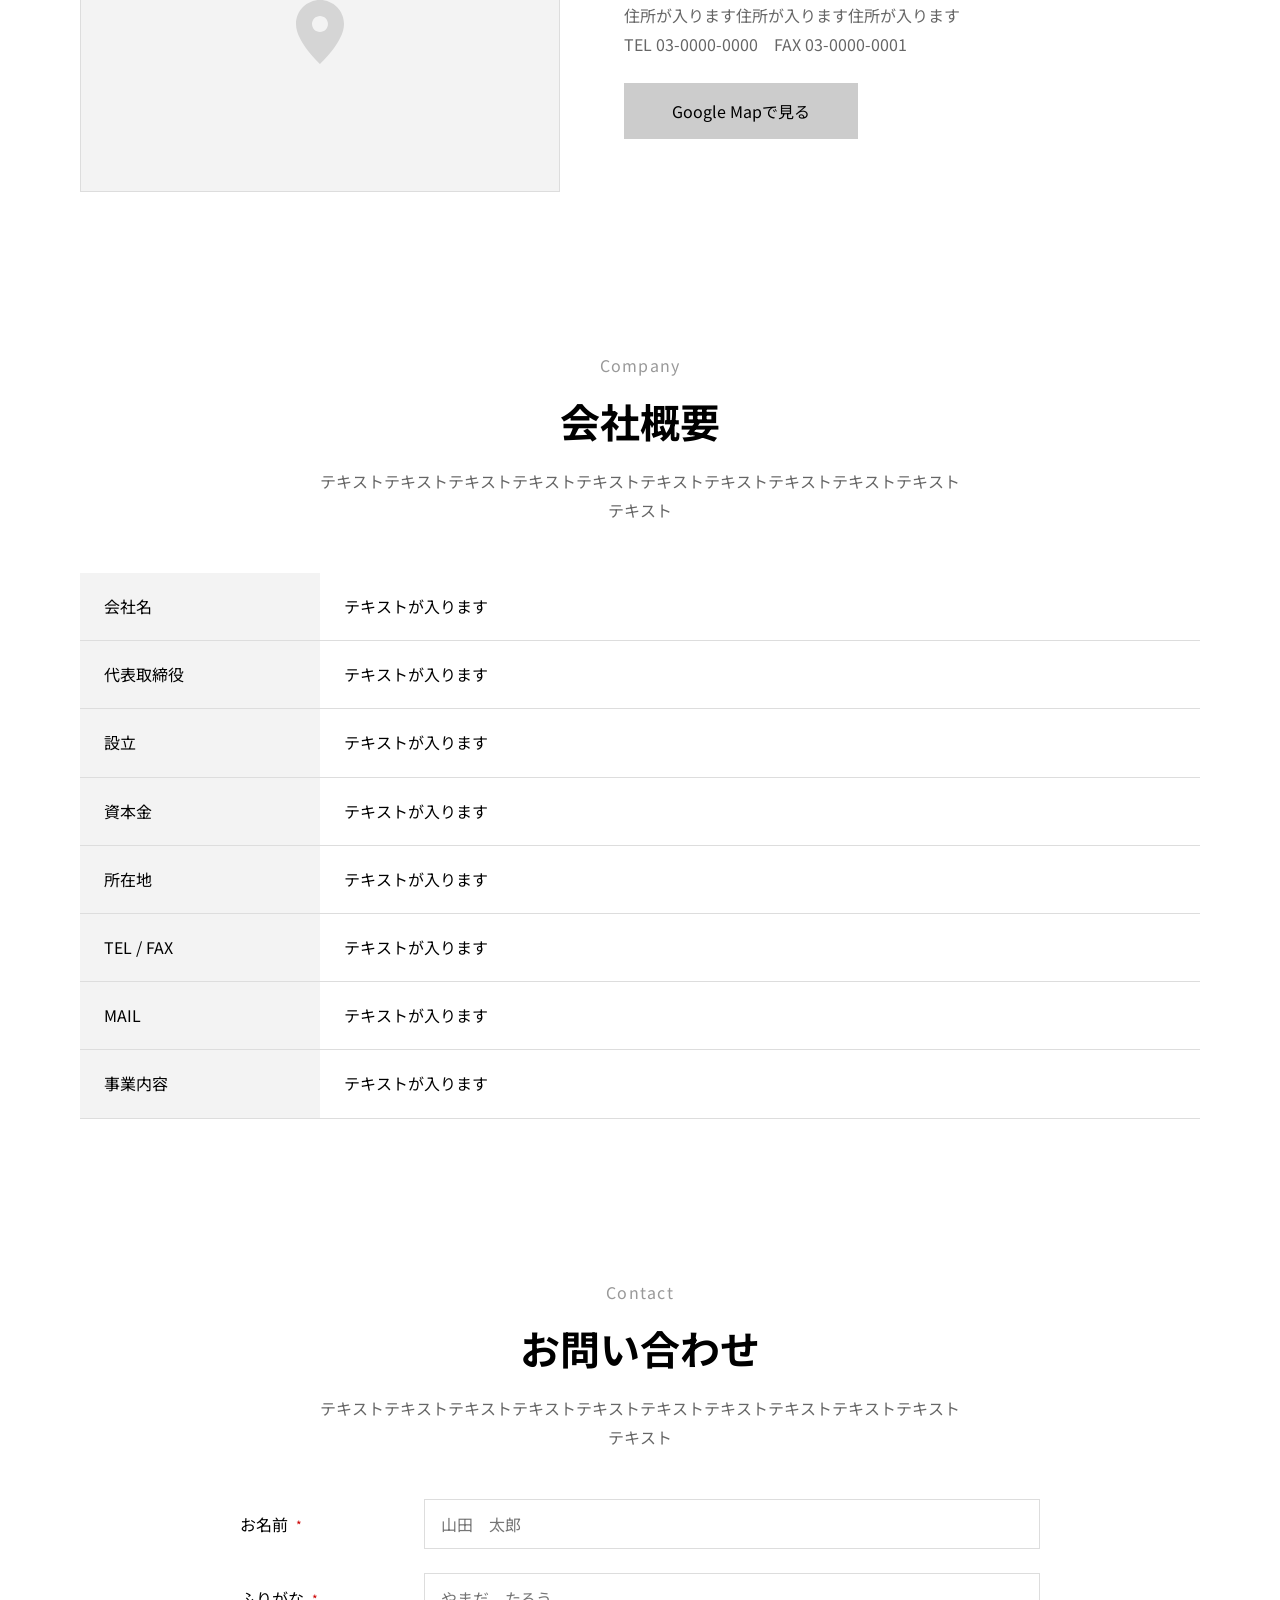
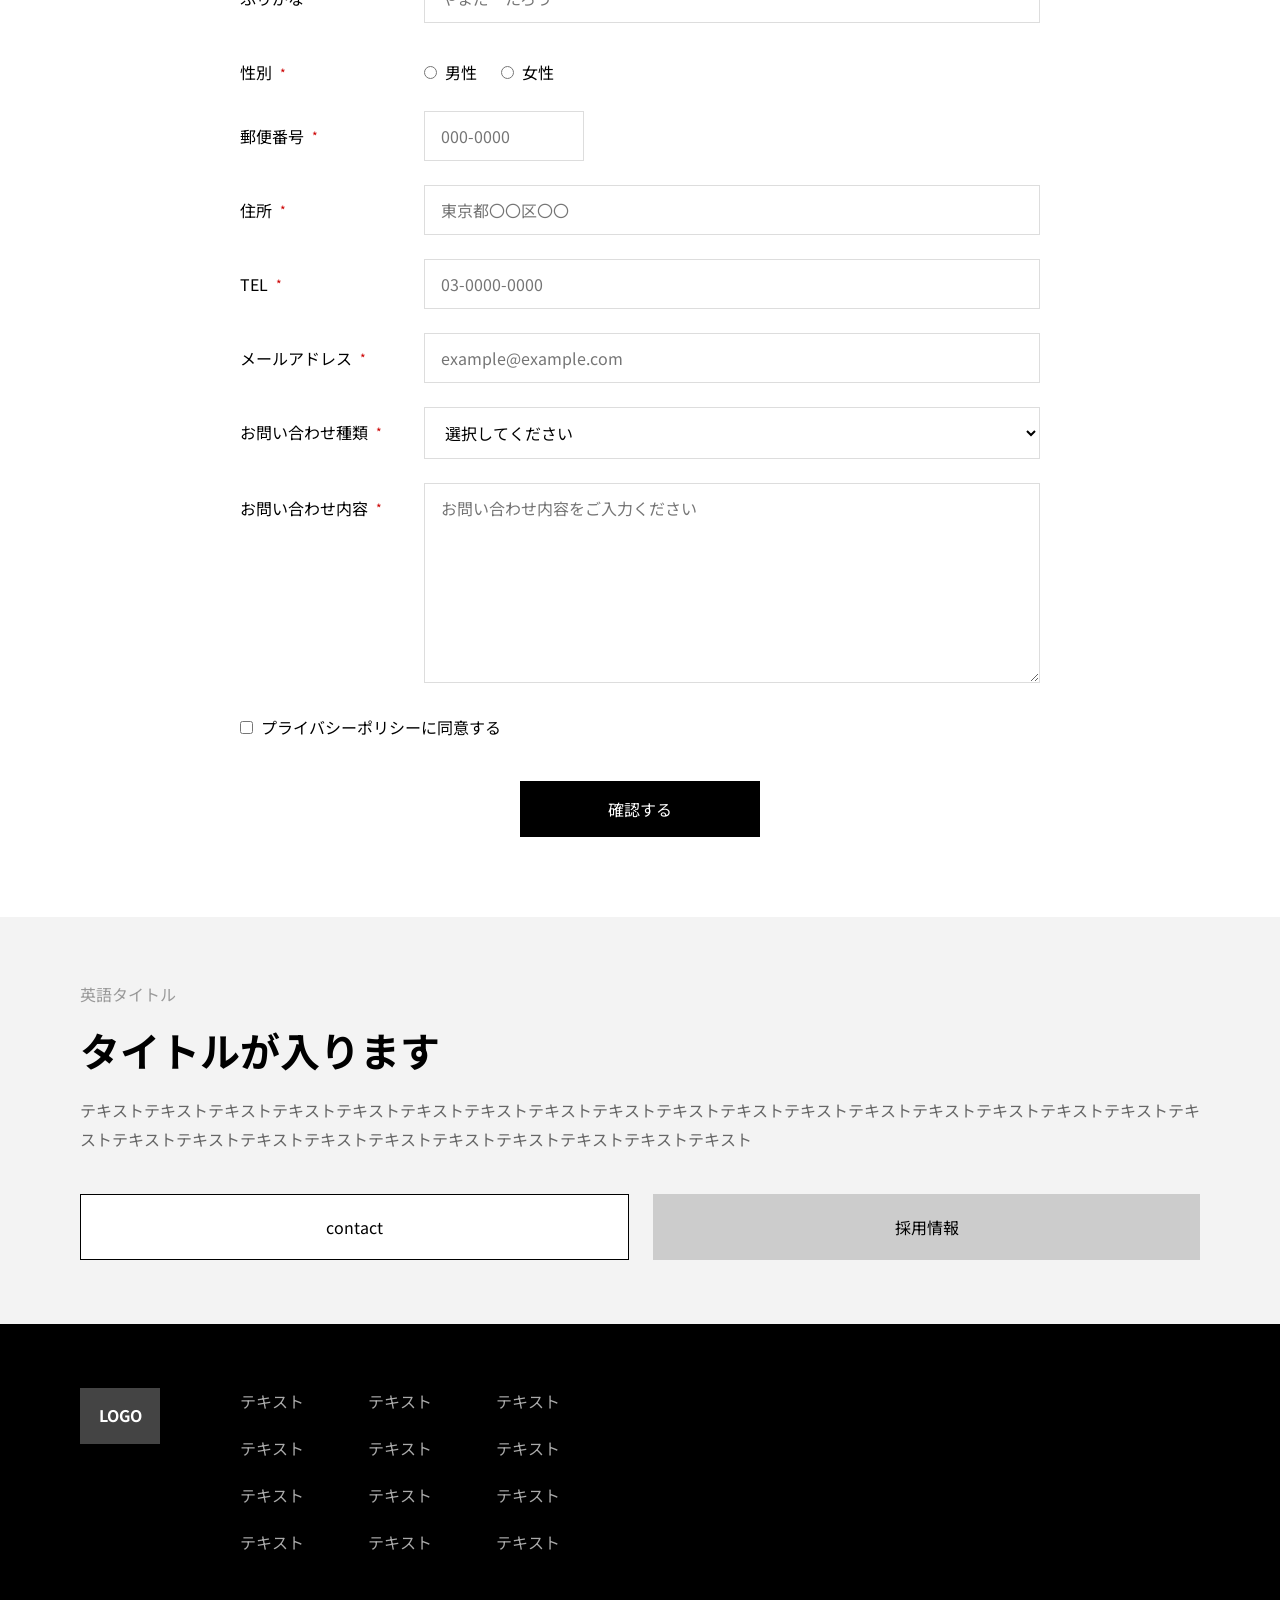
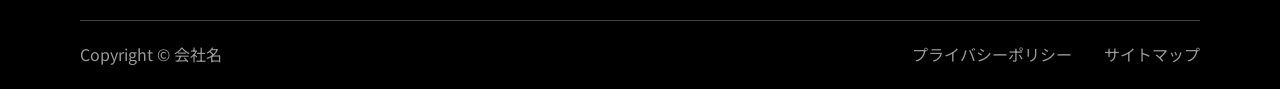
<file: wireframe-template.html>
<!DOCTYPE html>
<html lang="ja">
<head>
  <meta charset="UTF-8" />
  <meta name="viewport" content="width=device-width, initial-scale=1.0" />
  <title>ワイヤーフレーム テンプレート</title>
  <link rel="preconnect" href="https://fonts.googleapis.com">
  <link href="https://fonts.googleapis.com/css2?family=Noto+Sans+JP:wght@400;500;700&display=swap" rel="stylesheet">

  <!--
  ================================================================
  【ワイヤーフレーム テンプレート】
  参考デザイン：1440px幅のトンマナ（警備会社採用サイト）
  ----------------------------------------------------------------
  デザインルール
    フォント    : Noto Sans JP Regular〜Bold
    フォントサイズ: 4の倍数・最小16px
    余白        : 4の倍数のみ
    文字色      : #000000
    アイコン    : グレーの四角（.icon-sq）
    矢印        : SVGシンボル #arrow-ne（↗）/ #arrow-e（→）を使用
    画像枠      : .img-ph ＋ <svg><use href="#pic"/></svg>・背景#F3F3F3
    セクション背景: 白（KV・フッターのみ有色）
    コンテンツ幅 : max-width 1120px
  ----------------------------------------------------------------
  収録パターン一覧（不要なセクションは削除して使う）
    HEADER          ヘッダー（ロゴ＋ナビ＋電話ボタン）
    KV-TOP          KV トップ用（全画面・テキスト左下）
    KV-SUB          KV 下層用（コンパクト・パンくず付き）
    SEC-A           左テキスト＋右番号リスト（参考画像の Service パターン）
    SEC-B           中央タイトル＋Pointカード交互（画像左右交互）
    SEC-C           番号グリッド3列（丸番号＋テキスト）
    SEC-D           カード3列（画像＋テキスト）
    SEC-E           番号リスト詳細（番号＋テキスト＋右画像）
    SEC-F           Newsリスト＋右画像（参考画像の News パターン）
    SEC-G           スタッフ紹介4列（縦長写真）
    SEC-H           アクセス / MAP（地図＋テキスト）
    SEC-I           会社概要テーブル
    SEC-J           お問い合わせフォーム
    CTA             CTA（テキスト左＋ボタン右）
    FOOTER          フッター（黒背景）
  ================================================================
  -->

  <style>

    /* ==============================================================
       RESET & BASE
    ============================================================== */
    *, *::before, *::after { box-sizing: border-box; margin: 0; padding: 0; }

    :root {
      --black:      #000000;
      --gray-dark:  #666666;
      --gray-mid:   #999999;
      --gray-light: #CCCCCC;
      --bg-light:   #F3F3F3;
      --white:      #FFFFFF;
      --border:     #DDDDDD;
    }

    body {
      font-family: 'Noto Sans JP', sans-serif;
      font-size: 16px;
      color: var(--black);
      background: var(--white);
      line-height: 1.7;
    }

    a { color: inherit; text-decoration: none; }

    /* ==============================================================
       PARTS: 画像プレースホルダー
       ※ 背景 #F3F3F3、SVGシンボル #pic を使用
    ============================================================== */
    .img-ph {
      background: var(--bg-light);
      border: 1px solid var(--border);
      display: flex;
      align-items: center;
      justify-content: center;
    }
    .img-ph svg { pointer-events: none; }

    /* ==============================================================
       PARTS: グレー四角アイコン
       ※ アイコンはグレーの四角で表現。サイズは用途に応じてインラインで指定
    ============================================================== */
    .icon-sq {
      display: inline-block;
      background: var(--gray-light);
      flex-shrink: 0;
    }

    /* ==============================================================
       PARTS: 矢印アイコン
       ※ SVGシンボル使用。↗ = #arrow-ne / → = #arrow-e
    ============================================================== */
    .arrow-icon {
      display: inline-flex;
      align-items: center;
      justify-content: center;
      flex-shrink: 0;
    }

    /* ==============================================================
       PARTS: セクションヘッダー（中央揃え）
       ※ 英語ラベル(小) → 日本語タイトル(大) → 説明文
    ============================================================== */
    .sec-header { text-align: center; margin-bottom: 48px; }
    .sec-header.left { text-align: left; }

    .sec-label {
      display: block;
      font-size: 16px;
      font-weight: 400;
      color: var(--gray-mid);
      margin-bottom: 16px;
      letter-spacing: 0.08em;
    }
    .sec-title {
      font-size: 40px;
      font-weight: 700;
      line-height: 1.3;
      color: var(--black);
      margin-bottom: 20px;
    }
    .sec-desc {
      font-size: 16px;
      color: var(--gray-dark);
      line-height: 1.8;
      max-width: 640px;
      margin-left: auto;
      margin-right: auto;
    }
    .sec-header.left .sec-desc { margin-left: 0; }

    /* ==============================================================
       PARTS: ボタン
    ============================================================== */
    .btn {
      display: inline-flex;
      align-items: center;
      justify-content: center;
      gap: 8px;
      padding: 16px 48px;
      font-size: 16px;
      font-family: inherit;
      font-weight: 400;
      cursor: pointer;
      border: none;
      min-width: 160px;
    }
    .btn-gray    { background: var(--gray-light); color: var(--black); }
    .btn-dark    { background: var(--black);      color: var(--white); }
    .btn-outline { background: var(--white); color: var(--black); border: 1px solid var(--black); }

    /* ボタン行 */
    .btn-row-right  { display: flex; justify-content: flex-end;  margin-top: 40px; }
    .btn-row-center { display: flex; justify-content: center;    margin-top: 48px; }
    .btn-row-left   { display: flex; justify-content: flex-start; margin-top: 40px; }

    /* ==============================================================
       LAYOUT: セクション共通
       ※ 背景は白。KV・フッターのみ有色
    ============================================================== */
    .section { padding: 80px 64px; background: var(--white); }
    .section-inner { max-width: 1120px; margin: 0 auto; }


    /* ==============================================================
       HEADER
    ============================================================== */
    header {
      position: sticky;
      top: 0;
      z-index: 100;
      display: flex;
      align-items: center;
      justify-content: space-between;
      padding: 0 32px;
      height: 64px;
      background: var(--white);
      border-bottom: 1px solid var(--border);
    }
    .logo {
      width: 64px; height: 40px;
      background: var(--gray-light);
      display: flex; align-items: center; justify-content: center;
      font-size: 16px; font-weight: 700;
      flex-shrink: 0;
    }
    .gnav { display: flex; gap: 32px; font-size: 16px; }
    .gnav a { font-weight: 400; }

    /* 右：電話番号 2行ダークボタン */
    .header-tel-btn {
      display: flex;
      flex-direction: column;
      align-items: center;
      justify-content: center;
      gap: 2px;
      padding: 0 24px;
      height: 64px;
      background: var(--black);
      color: var(--white);
      font-family: inherit;
      border: none;
      cursor: pointer;
      white-space: nowrap;
    }
    .header-tel-num  { font-size: 16px; font-weight: 700; letter-spacing: 0.05em; }
    .header-tel-note { font-size: 12px; font-weight: 400; }


    /* ==============================================================
       KV: TOP用
       ※ トップページ専用。灰色全画面、テキスト左下
    ============================================================== */
    .kv-top {
      background: var(--gray-light);
      min-height: 560px;
      display: flex;
      align-items: flex-end;
      padding: 0 64px 80px;
    }
    .kv-top-title {
      font-size: 56px;
      font-weight: 700;
      color: var(--white);
      line-height: 1.3;
      margin-bottom: 16px;
    }
    .kv-top-sub {
      font-size: 16px;
      color: var(--white);
      line-height: 1.8;
      max-width: 560px;
    }


    /* ==============================================================
       KV: 下層用
       ※ 日本語タイトル（大）→ 英語（小）/ パンくず右下
    ============================================================== */
    .kv-sub {
      position: relative;
      background: var(--gray-light);
      min-height: 240px;
      display: flex;
      align-items: flex-end;
      padding: 0 64px 40px;
    }
    .kv-sub-ja {
      display: block;
      font-size: 36px;
      font-weight: 700;
      color: var(--white);
      line-height: 1.3;
      margin-bottom: 8px;
    }
    .kv-sub-en {
      display: block;
      font-size: 16px;
      font-weight: 400;
      color: var(--white);
      letter-spacing: 0.12em;
    }
    .breadcrumb {
      position: absolute;
      bottom: 16px;
      right: 32px;
      display: flex;
      align-items: center;
      gap: 8px;
      font-size: 16px;
      color: var(--white);
      opacity: .8;
    }


    /* ==============================================================
       SEC-A: 左テキスト＋右番号リスト
       ※ 参考画像の「Service」パターン
    ============================================================== */
    .layout-a { display: flex; gap: 80px; align-items: flex-start; }
    .layout-a-left  { width: 360px; flex-shrink: 0; }
    .layout-a-right { flex: 1; }

    .num-list { display: flex; flex-direction: column; }
    .num-item {
      display: flex;
      align-items: center;
      gap: 24px;
      padding: 24px 0;
      border-bottom: 1px solid var(--border);
    }
    .num-item:first-child { border-top: 1px solid var(--border); }
    .num-label {
      font-size: 16px;
      font-weight: 700;
      color: var(--gray-light);
      width: 32px;
      flex-shrink: 0;
    }
    .num-text {
      font-size: 20px;
      font-weight: 700;
      flex: 1;
    }


    /* ==============================================================
       SEC-B: Pointカード交互
       ※ 参考画像の「Point」パターン
    ============================================================== */
    .point-list { display: flex; flex-direction: column; gap: 24px; }
    .point-card {
      display: flex;
      border: 1px solid var(--border);
      min-height: 280px;
    }
    /* 奇数: テキスト左・画像右 */
    .point-card:nth-child(odd)  .point-text { order: 1; }
    .point-card:nth-child(odd)  .point-img  { order: 2; }
    /* 偶数: 画像左・テキスト右 */
    .point-card:nth-child(even) .point-img  { order: 1; }
    .point-card:nth-child(even) .point-text { order: 2; }

    .point-text {
      flex: 1;
      padding: 40px;
      display: flex;
      flex-direction: column;
      justify-content: center;
    }
    .point-num {
      display: block;
      font-size: 16px;
      font-weight: 400;
      color: var(--gray-mid);
      margin-bottom: 12px;
    }
    .point-title {
      font-size: 24px;
      font-weight: 700;
      line-height: 1.4;
      margin-bottom: 16px;
    }
    .point-desc {
      font-size: 16px;
      color: var(--gray-dark);
      line-height: 1.8;
    }
    .point-img { width: 420px; flex-shrink: 0; }


    /* ==============================================================
       SEC-C: 番号グリッド 3列
       ※ 丸番号＋テキストの実績・強みリスト
    ============================================================== */
    .num-grid {
      display: grid;
      grid-template-columns: repeat(3, 1fr);
      gap: 32px;
    }
    .num-grid-item { display: flex; gap: 16px; align-items: flex-start; }
    .num-circle {
      width: 48px; height: 48px;
      border: 1px solid var(--border);
      border-radius: 50%;
      display: flex; align-items: center; justify-content: center;
      font-size: 16px;
      flex-shrink: 0;
    }
    .num-grid-text { font-size: 16px; line-height: 1.7; }


    /* ==============================================================
       SEC-D: カード 3列（画像＋タイトル＋テキスト）
    ============================================================== */
    .card-grid-3 {
      display: grid;
      grid-template-columns: repeat(3, 1fr);
      gap: 24px;
    }
    .card { background: var(--white); border: 1px solid var(--border); }
    .card-img {
      width: 100%; height: 200px;
      background: var(--bg-light);
      display: flex; align-items: center; justify-content: center;
    }
    .card-body   { padding: 20px; }
    .card-title  { font-size: 20px; font-weight: 700; margin-bottom: 8px; }
    .card-text   { font-size: 16px; color: var(--gray-dark); line-height: 1.7; }

    /* 4列バリエーション */
    .card-grid-4 { grid-template-columns: repeat(4, 1fr); gap: 16px; }


    /* ==============================================================
       SEC-E: 番号リスト詳細（番号＋テキスト本文＋右画像）
    ============================================================== */
    .detail-list { display: flex; flex-direction: column; }
    .detail-item {
      display: flex;
      align-items: flex-start;
      gap: 24px;
      padding: 32px 0;
      border-bottom: 1px solid var(--border);
    }
    .detail-num {
      font-size: 36px;
      font-weight: 700;
      color: var(--gray-light);
      width: 48px;
      flex-shrink: 0;
    }
    .detail-body { flex: 1; }
    .detail-name { font-size: 20px; font-weight: 700; margin-bottom: 8px; }
    .detail-text { font-size: 16px; color: var(--gray-dark); line-height: 1.8; }
    .detail-img  { width: 320px; height: 200px; flex-shrink: 0; }


    /* ==============================================================
       SEC-F: Newsリスト＋右画像
       ※ 参考画像の「News」パターン
    ============================================================== */
    .news-layout { display: flex; gap: 64px; align-items: flex-start; margin-top: 40px; }
    .news-list-col { flex: 1; }
    .news-img-col  { width: 400px; flex-shrink: 0; aspect-ratio: 4/3; }

    .news-list { display: flex; flex-direction: column; }
    .news-item {
      display: flex;
      align-items: center;
      gap: 20px;
      padding: 20px 0;
      border-bottom: 1px solid var(--border);
    }
    .news-date  { font-size: 16px; color: var(--gray-mid); flex-shrink: 0; width: 72px; }
    .news-title { font-size: 20px; font-weight: 700; flex: 1; }


    /* ==============================================================
       SEC-G: スタッフ紹介 4列（縦長写真）
    ============================================================== */
    .staff-grid {
      display: grid;
      grid-template-columns: repeat(4, 1fr);
      gap: 24px;
    }
    .staff-photo {
      width: 100%;
      aspect-ratio: 3/4;
      margin-bottom: 16px;
    }
    .staff-role    { font-size: 16px; color: var(--gray-mid); margin-bottom: 8px; }
    .staff-name    { font-size: 20px; font-weight: 700; margin-bottom: 12px; }
    .staff-comment { font-size: 16px; color: var(--gray-dark); line-height: 1.7; }


    /* ==============================================================
       SEC-H: アクセス / MAP（地図＋テキスト）
    ============================================================== */
    .access-list { display: flex; flex-direction: column; gap: 48px; }
    .access-item { display: flex; gap: 64px; align-items: flex-start; }
    .access-map  { width: 480px; height: 320px; flex-shrink: 0; }
    .access-info { flex: 1; padding-top: 8px; }
    .access-label { font-size: 16px; color: var(--gray-mid); margin-bottom: 8px; }
    .access-name  { font-size: 24px; font-weight: 700; margin-bottom: 16px; }
    .access-addr  { font-size: 16px; color: var(--gray-dark); line-height: 1.8; margin-bottom: 24px; }

    /* マップピン SVG */
    .map-pin { width: 48px; height: 64px; opacity: .4; }


    /* ==============================================================
       SEC-I: 会社概要テーブル
    ============================================================== */
    .company-table { width: 100%; border-collapse: collapse; }
    .company-table tr   { border-bottom: 1px solid var(--border); }
    .company-table th {
      width: 240px;
      padding: 20px 24px;
      text-align: left;
      font-size: 16px;
      font-weight: 400;
      background: var(--bg-light);
      vertical-align: top;
    }
    .company-table td {
      padding: 20px 24px;
      font-size: 16px;
      vertical-align: top;
    }


    /* ==============================================================
       SEC-J: お問い合わせフォーム
    ============================================================== */
    .form-wrap { max-width: 800px; margin: 0 auto; }
    .form-row {
      display: flex;
      align-items: flex-start;
      gap: 24px;
      margin-bottom: 24px;
    }
    .form-label {
      width: 160px;
      flex-shrink: 0;
      font-size: 16px;
      padding-top: 12px;
      display: flex;
      align-items: center;
      gap: 8px;
    }
    .form-required { color: #c00; font-size: 12px; }
    .form-control  { flex: 1; }
    .form-input {
      width: 100%;
      padding: 12px 16px;
      border: 1px solid var(--border);
      font-size: 16px;
      font-family: inherit;
      outline: none;
    }
    .form-input-sm {
      padding: 12px 16px;
      border: 1px solid var(--border);
      font-size: 16px;
      font-family: inherit;
      outline: none;
      width: 160px;
    }
    .form-textarea {
      width: 100%;
      padding: 12px 16px;
      border: 1px solid var(--border);
      font-size: 16px;
      font-family: inherit;
      outline: none;
      height: 200px;
      resize: vertical;
    }
    .form-radio-group { display: flex; gap: 24px; padding-top: 12px; }
    .form-radio { display: flex; align-items: center; gap: 8px; font-size: 16px; cursor: pointer; }
    .form-select {
      width: 100%;
      padding: 12px 16px;
      border: 1px solid var(--border);
      font-size: 16px;
      font-family: inherit;
      background: var(--white);
    }
    .form-check { display: flex; align-items: center; gap: 8px; font-size: 16px; cursor: pointer; }
    .form-submit-wrap { text-align: center; margin-top: 40px; }


    /* ==============================================================
       CTA セクション
       ※ 縦積みレイアウト / ボタン2つ横並び全幅
    ============================================================== */
    .cta-section { padding: 64px; background: var(--bg-light); }
    .cta-inner   { max-width: 1120px; margin: 0 auto; }
    .cta-label   { display: block; font-size: 16px; color: var(--gray-mid); margin-bottom: 16px; }
    .cta-title   { font-size: 40px; font-weight: 700; line-height: 1.3; margin-bottom: 20px; }
    .cta-desc    { font-size: 16px; color: var(--gray-dark); line-height: 1.8; margin-bottom: 40px; }
    .cta-btns    { display: flex; gap: 24px; }
    .cta-btns .btn { flex: 1; padding: 20px; }


    /* ==============================================================
       FOOTER
    ============================================================== */
    footer { background: var(--black); color: var(--white); padding: 64px 64px 0; }
    .footer-inner {
      display: flex;
      gap: 80px;
      padding-bottom: 64px;
      max-width: 1120px;
      margin: 0 auto;
    }
    .footer-logo {
      width: 80px; height: 56px;
      background: #444;
      display: flex; align-items: center; justify-content: center;
      font-size: 16px; font-weight: 700;
      flex-shrink: 0;
    }
    .footer-nav  { display: flex; gap: 64px; flex: 1; }
    .footer-col  { display: flex; flex-direction: column; gap: 20px; }
    .footer-col a { font-size: 16px; color: #aaaaaa; }
    .footer-bottom {
      border-top: 1px solid #444;
      padding: 20px 0;
      display: flex;
      justify-content: space-between;
      align-items: center;
      font-size: 16px;
      color: var(--gray-mid);
      max-width: 1120px;
      margin: 0 auto;
    }
    .footer-links     { display: flex; gap: 32px; }
    .footer-links a   { font-size: 16px; color: var(--gray-mid); }

  </style>
</head>
<body>

  <!-- ============================================================
       SVGシンボル定義（全ページ共通）
  ============================================================ -->
  <svg xmlns="http://www.w3.org/2000/svg" style="display:none;">

    <!-- 画像プレースホルダー（山＋太陽） -->
    <symbol id="pic" viewBox="0 0 80 54">
      <rect width="80" height="54" fill="#F3F3F3"/>
      <circle cx="22" cy="17" r="7" fill="#CCCCCC"/>
      <polygon points="0,54 28,26 48,40 58,28 80,54" fill="#CCCCCC"/>
      <rect x="1" y="1" width="78" height="52" fill="none" stroke="#DDDDDD" stroke-width="1"/>
    </symbol>

    <!-- 矢印 ↗（右上向き）- 番号リスト・ニュースリスト等に使用 -->
    <symbol id="arrow-ne" viewBox="0 0 20 20">
      <path d="M4 16 L16 4 M16 4 H8 M16 4 V12"
            stroke="#000000" stroke-width="1.5"
            stroke-linecap="round" stroke-linejoin="round" fill="none"/>
    </symbol>

    <!-- 矢印 →（右向き）- ボタン内・リンク等に使用 -->
    <symbol id="arrow-e" viewBox="0 0 20 20">
      <path d="M4 10 H16 M10 4 L16 10 L10 16"
            stroke="#000000" stroke-width="1.5"
            stroke-linecap="round" stroke-linejoin="round" fill="none"/>
    </symbol>

    <!-- マップピン -->
    <symbol id="map-pin" viewBox="0 0 48 64">
      <path d="M24 0C10.75 0 0 10.75 0 24C0 42 24 64 24 64C24 64 48 42 48 24C48 10.75 37.25 0 24 0ZM24 32C19.58 32 16 28.42 16 24C16 19.58 19.58 16 24 16C28.42 16 32 19.58 32 24C32 28.42 28.42 32 24 32Z" fill="#AAAAAA"/>
    </symbol>

  </svg>


  <!-- ============================================================
       HEADER
       ロゴ left / ナビ center / 電話番号ダークボタン right
  ============================================================ -->
  <header>
    <div class="logo">LOGO</div>
    <nav class="gnav">
      <a href="#">トップ</a>
      <a href="#">仕事・職種</a>
      <a href="#">カルチャー</a>
      <a href="#">選考・応募</a>
      <a href="#">お問い合わせ</a>
    </nav>
    <button class="header-tel-btn">
      <span class="header-tel-num">00-0000-0000</span>
      <span class="header-tel-note">24時間365日対応</span>
    </button>
  </header>


  <!-- ============================================================
       KV: TOP用
       ※ トップページのみ使用。下層KVと入れ替えて使う
  ============================================================ -->
  <section class="kv-top">
    <div>
      <h1 class="kv-top-title">タイトルが入ります<br>タイトルが入ります</h1>
      <p class="kv-top-sub">サブテキストが入りますサブテキストが入りますサブテキストが入りますサブテキストが入ります</p>
    </div>
  </section>


  <!-- ============================================================
       KV: 下層用
       ※ 下層ページで使用。日本語（大）→英語（小）、パンくず右下
       ※ TOPのKVと入れ替えて使う（どちらか一方を削除）
  ============================================================ -->
  <!--
  <div class="kv-sub">
    <div>
      <span class="kv-sub-ja">タイトルが入ります</span>
      <span class="kv-sub-en">PAGE TITLE IN ENGLISH</span>
    </div>
    <div class="breadcrumb">
      <span>トップ</span><span>＞</span><span>2ND</span>
    </div>
  </div>
  -->


  <!-- ============================================================
       SEC-A: 左テキスト＋右番号リスト
       ※ 参考画像「Service」パターン
       左: ラベル／タイトル／説明文
       右: 01〜番号付きリスト（↗矢印）＋ボタン右寄せ
  ============================================================ -->
  <section class="section">
    <div class="section-inner">
      <div class="layout-a">

        <div class="layout-a-left">
          <span class="sec-label">Service</span>
          <h2 class="sec-title">タイトルが入ります</h2>
          <p class="sec-desc" style="margin:0;">テキストテキストテキストテキストテキストテキストテキストテキストテキストテキストテキストテキストテキストテキスト</p>
        </div>

        <div class="layout-a-right">
          <div class="num-list">
            <div class="num-item">
              <span class="num-label">01</span>
              <span class="num-text">サービス名が入ります</span>
              <span class="arrow-icon"><svg width="20" height="20"><use href="#arrow-ne"/></svg></span>
            </div>
            <div class="num-item">
              <span class="num-label">02</span>
              <span class="num-text">サービス名が入ります</span>
              <span class="arrow-icon"><svg width="20" height="20"><use href="#arrow-ne"/></svg></span>
            </div>
            <div class="num-item">
              <span class="num-label">03</span>
              <span class="num-text">サービス名が入ります</span>
              <span class="arrow-icon"><svg width="20" height="20"><use href="#arrow-ne"/></svg></span>
            </div>
            <div class="num-item">
              <span class="num-label">04</span>
              <span class="num-text">サービス名が入ります</span>
              <span class="arrow-icon"><svg width="20" height="20"><use href="#arrow-ne"/></svg></span>
            </div>
            <div class="num-item">
              <span class="num-label">05</span>
              <span class="num-text">サービス名が入ります</span>
              <span class="arrow-icon"><svg width="20" height="20"><use href="#arrow-ne"/></svg></span>
            </div>
          </div>
          <div class="btn-row-right">
            <button class="btn btn-gray">詳しく見る</button>
          </div>
        </div>

      </div>
    </div>
  </section>


  <!-- ============================================================
       SEC-B: 中央タイトル＋Pointカード交互
       ※ 参考画像「Point」パターン
       奇数: テキスト左・画像右 / 偶数: 画像左・テキスト右
  ============================================================ -->
  <section class="section">
    <div class="section-inner">
      <div class="sec-header">
        <span class="sec-label">Feature</span>
        <h2 class="sec-title">タイトルが入ります</h2>
        <p class="sec-desc">テキストテキストテキストテキストテキストテキストテキストテキストテキストテキストテキストテキスト</p>
      </div>

      <div class="point-list">
        <div class="point-card">
          <div class="point-text">
            <span class="point-num">Point01</span>
            <h3 class="point-title">タイトルが入りますタイトルが入ります</h3>
            <p class="point-desc">テキストテキストテキストテキストテキストテキストテキストテキストテキストテキストテキストテキストテキストテキストテキストテキストテキストテキストテキスト</p>
          </div>
          <div class="point-img img-ph">
            <svg width="80" height="54"><use href="#pic"/></svg>
          </div>
        </div>
        <div class="point-card">
          <div class="point-img img-ph">
            <svg width="80" height="54"><use href="#pic"/></svg>
          </div>
          <div class="point-text">
            <span class="point-num">Point02</span>
            <h3 class="point-title">タイトルが入りますタイトルが入ります</h3>
            <p class="point-desc">テキストテキストテキストテキストテキストテキストテキストテキストテキストテキストテキストテキストテキストテキストテキストテキストテキストテキストテキスト</p>
          </div>
        </div>
        <div class="point-card">
          <div class="point-text">
            <span class="point-num">Point03</span>
            <h3 class="point-title">タイトルが入りますタイトルが入ります</h3>
            <p class="point-desc">テキストテキストテキストテキストテキストテキストテキストテキストテキストテキストテキストテキストテキストテキストテキストテキストテキストテキストテキスト</p>
          </div>
          <div class="point-img img-ph">
            <svg width="80" height="54"><use href="#pic"/></svg>
          </div>
        </div>
      </div>

      <div class="btn-row-center">
        <button class="btn btn-gray">詳しく見る</button>
      </div>
    </div>
  </section>


  <!-- ============================================================
       SEC-C: 番号グリッド 3列
       ※ 強み・実績リスト（丸番号＋テキスト）
  ============================================================ -->
  <section class="section">
    <div class="section-inner">
      <div class="sec-header">
        <span class="sec-label">Strength</span>
        <h2 class="sec-title">タイトルが入ります</h2>
        <p class="sec-desc">テキストテキストテキストテキストテキストテキストテキストテキストテキストテキストテキスト</p>
      </div>
      <div class="num-grid">
        <div class="num-grid-item">
          <div class="num-circle">01</div>
          <p class="num-grid-text">テキストが入りますテキストが入りますテキストが入りますテキストが入ります</p>
        </div>
        <div class="num-grid-item">
          <div class="num-circle">02</div>
          <p class="num-grid-text">テキストが入りますテキストが入りますテキストが入りますテキストが入ります</p>
        </div>
        <div class="num-grid-item">
          <div class="num-circle">03</div>
          <p class="num-grid-text">テキストが入りますテキストが入りますテキストが入りますテキストが入ります</p>
        </div>
        <div class="num-grid-item">
          <div class="num-circle">04</div>
          <p class="num-grid-text">テキストが入りますテキストが入りますテキストが入りますテキストが入ります</p>
        </div>
        <div class="num-grid-item">
          <div class="num-circle">05</div>
          <p class="num-grid-text">テキストが入りますテキストが入りますテキストが入りますテキストが入ります</p>
        </div>
        <div class="num-grid-item">
          <div class="num-circle">06</div>
          <p class="num-grid-text">テキストが入りますテキストが入りますテキストが入りますテキストが入ります</p>
        </div>
      </div>
      <div class="btn-row-center">
        <button class="btn btn-gray">詳しく見る</button>
      </div>
    </div>
  </section>


  <!-- ============================================================
       SEC-D: カード 3列（画像＋テキスト）
       ※ 4列にする場合は card-grid-3 を card-grid-4 に変更
  ============================================================ -->
  <section class="section">
    <div class="section-inner">
      <div class="sec-header">
        <span class="sec-label">Service</span>
        <h2 class="sec-title">タイトルが入ります</h2>
        <p class="sec-desc">テキストテキストテキストテキストテキストテキストテキストテキストテキストテキストテキスト</p>
      </div>
      <div class="card-grid-3">
        <div class="card">
          <div class="card-img img-ph"><svg width="80" height="54"><use href="#pic"/></svg></div>
          <div class="card-body">
            <h3 class="card-title">タイトルが入ります</h3>
            <p class="card-text">テキストテキストテキストテキストテキストテキストテキストテキストテキストテキストテキスト</p>
          </div>
        </div>
        <div class="card">
          <div class="card-img img-ph"><svg width="80" height="54"><use href="#pic"/></svg></div>
          <div class="card-body">
            <h3 class="card-title">タイトルが入ります</h3>
            <p class="card-text">テキストテキストテキストテキストテキストテキストテキストテキストテキストテキストテキスト</p>
          </div>
        </div>
        <div class="card">
          <div class="card-img img-ph"><svg width="80" height="54"><use href="#pic"/></svg></div>
          <div class="card-body">
            <h3 class="card-title">タイトルが入ります</h3>
            <p class="card-text">テキストテキストテキストテキストテキストテキストテキストテキストテキストテキストテキスト</p>
          </div>
        </div>
      </div>
      <div class="btn-row-center">
        <button class="btn btn-gray">詳しく見る</button>
      </div>
    </div>
  </section>


  <!-- ============================================================
       SEC-E: 番号リスト詳細（番号＋テキスト本文＋右画像）
  ============================================================ -->
  <section class="section">
    <div class="section-inner">
      <div class="sec-header">
        <span class="sec-label">Service</span>
        <h2 class="sec-title">タイトルが入ります</h2>
        <p class="sec-desc">テキストテキストテキストテキストテキストテキストテキストテキストテキストテキストテキスト</p>
      </div>
      <div class="detail-list">
        <div class="detail-item">
          <span class="detail-num">01</span>
          <div class="detail-body">
            <h3 class="detail-name">サービス名が入ります</h3>
            <p class="detail-text">テキストテキストテキストテキストテキストテキストテキストテキストテキストテキストテキストテキストテキストテキストテキストテキスト</p>
          </div>
          <div class="detail-img img-ph"><svg width="80" height="54"><use href="#pic"/></svg></div>
        </div>
        <div class="detail-item">
          <span class="detail-num">02</span>
          <div class="detail-body">
            <h3 class="detail-name">サービス名が入ります</h3>
            <p class="detail-text">テキストテキストテキストテキストテキストテキストテキストテキストテキストテキストテキストテキストテキストテキストテキストテキスト</p>
          </div>
          <div class="detail-img img-ph"><svg width="80" height="54"><use href="#pic"/></svg></div>
        </div>
        <div class="detail-item">
          <span class="detail-num">03</span>
          <div class="detail-body">
            <h3 class="detail-name">サービス名が入ります</h3>
            <p class="detail-text">テキストテキストテキストテキストテキストテキストテキストテキストテキストテキストテキストテキストテキストテキストテキストテキスト</p>
          </div>
          <div class="detail-img img-ph"><svg width="80" height="54"><use href="#pic"/></svg></div>
        </div>
      </div>
      <div class="btn-row-center">
        <button class="btn btn-gray">詳しく見る</button>
      </div>
    </div>
  </section>


  <!-- ============================================================
       SEC-F: Newsリスト＋右画像
       ※ 参考画像「News」パターン
  ============================================================ -->
  <section class="section">
    <div class="section-inner">
      <span class="sec-label">News</span>
      <h2 class="sec-title">タイトルが入ります</h2>
      <div class="news-layout">
        <div class="news-list-col">
          <div class="news-list">
            <div class="news-item">
              <span class="news-date">26-03-01</span>
              <span class="news-title">ニュースタイトルが入ります</span>
              <span class="arrow-icon"><svg width="20" height="20"><use href="#arrow-ne"/></svg></span>
            </div>
            <div class="news-item">
              <span class="news-date">26-02-15</span>
              <span class="news-title">ニュースタイトルが入ります</span>
              <span class="arrow-icon"><svg width="20" height="20"><use href="#arrow-ne"/></svg></span>
            </div>
            <div class="news-item">
              <span class="news-date">26-01-01</span>
              <span class="news-title">ニュースタイトルが入ります</span>
              <span class="arrow-icon"><svg width="20" height="20"><use href="#arrow-ne"/></svg></span>
            </div>
            <div class="news-item">
              <span class="news-date">25-12-22</span>
              <span class="news-title">ニュースタイトルが入ります</span>
              <span class="arrow-icon"><svg width="20" height="20"><use href="#arrow-ne"/></svg></span>
            </div>
            <div class="news-item">
              <span class="news-date">25-11-19</span>
              <span class="news-title">ニュースタイトルが入ります</span>
              <span class="arrow-icon"><svg width="20" height="20"><use href="#arrow-ne"/></svg></span>
            </div>
          </div>
        </div>
        <div class="news-img-col img-ph">
          <svg width="80" height="54"><use href="#pic"/></svg>
        </div>
      </div>
      <div class="btn-row-left">
        <button class="btn btn-gray">詳しく見る</button>
      </div>
    </div>
  </section>


  <!-- ============================================================
       SEC-G: スタッフ紹介 4列（縦長写真）
  ============================================================ -->
  <section class="section">
    <div class="section-inner">
      <div class="sec-header">
        <span class="sec-label">Staff</span>
        <h2 class="sec-title">タイトルが入ります</h2>
        <p class="sec-desc">テキストテキストテキストテキストテキストテキストテキストテキストテキストテキストテキスト</p>
      </div>
      <div class="staff-grid">
        <div>
          <div class="staff-photo img-ph"><svg width="80" height="54"><use href="#pic"/></svg></div>
          <p class="staff-role">役職が入ります</p>
          <h3 class="staff-name">名前が入ります</h3>
          <p class="staff-comment">テキストテキストテキストテキストテキストテキストテキストテキストテキストテキスト</p>
        </div>
        <div>
          <div class="staff-photo img-ph"><svg width="80" height="54"><use href="#pic"/></svg></div>
          <p class="staff-role">役職が入ります</p>
          <h3 class="staff-name">名前が入ります</h3>
          <p class="staff-comment">テキストテキストテキストテキストテキストテキストテキストテキストテキストテキスト</p>
        </div>
        <div>
          <div class="staff-photo img-ph"><svg width="80" height="54"><use href="#pic"/></svg></div>
          <p class="staff-role">役職が入ります</p>
          <h3 class="staff-name">名前が入ります</h3>
          <p class="staff-comment">テキストテキストテキストテキストテキストテキストテキストテキストテキストテキスト</p>
        </div>
        <div>
          <div class="staff-photo img-ph"><svg width="80" height="54"><use href="#pic"/></svg></div>
          <p class="staff-role">役職が入ります</p>
          <h3 class="staff-name">名前が入ります</h3>
          <p class="staff-comment">テキストテキストテキストテキストテキストテキストテキストテキストテキストテキスト</p>
        </div>
      </div>
      <div class="btn-row-center">
        <button class="btn btn-gray">詳しく見る</button>
      </div>
    </div>
  </section>


  <!-- ============================================================
       SEC-H: アクセス / MAP（地図左＋テキスト右）
  ============================================================ -->
  <section class="section">
    <div class="section-inner">
      <div class="sec-header">
        <span class="sec-label">Access</span>
        <h2 class="sec-title">タイトルが入ります</h2>
        <p class="sec-desc">テキストテキストテキストテキストテキストテキストテキストテキストテキストテキストテキスト</p>
      </div>
      <div class="access-list">
        <div class="access-item">
          <div class="access-map img-ph">
            <svg class="map-pin" viewBox="0 0 48 64"><use href="#map-pin"/></svg>
          </div>
          <div class="access-info">
            <p class="access-label">Access</p>
            <h3 class="access-name">会社名・拠点名が入ります</h3>
            <p class="access-addr">
              〒000-0000<br>
              住所が入ります住所が入ります住所が入ります<br>
              TEL 03-0000-0000　FAX 03-0000-0001
            </p>
            <button class="btn btn-gray">Google Mapで見る</button>
          </div>
        </div>
        <div class="access-item">
          <div class="access-map img-ph">
            <svg class="map-pin" viewBox="0 0 48 64"><use href="#map-pin"/></svg>
          </div>
          <div class="access-info">
            <p class="access-label">Access</p>
            <h3 class="access-name">会社名・拠点名が入ります</h3>
            <p class="access-addr">
              〒000-0000<br>
              住所が入ります住所が入ります住所が入ります<br>
              TEL 03-0000-0000　FAX 03-0000-0001
            </p>
            <button class="btn btn-gray">Google Mapで見る</button>
          </div>
        </div>
      </div>
    </div>
  </section>


  <!-- ============================================================
       SEC-I: 会社概要テーブル
  ============================================================ -->
  <section class="section">
    <div class="section-inner">
      <div class="sec-header">
        <span class="sec-label">Company</span>
        <h2 class="sec-title">会社概要</h2>
        <p class="sec-desc">テキストテキストテキストテキストテキストテキストテキストテキストテキストテキストテキスト</p>
      </div>
      <table class="company-table">
        <tr><th>会社名</th><td>テキストが入ります</td></tr>
        <tr><th>代表取締役</th><td>テキストが入ります</td></tr>
        <tr><th>設立</th><td>テキストが入ります</td></tr>
        <tr><th>資本金</th><td>テキストが入ります</td></tr>
        <tr><th>所在地</th><td>テキストが入ります</td></tr>
        <tr><th>TEL / FAX</th><td>テキストが入ります</td></tr>
        <tr><th>MAIL</th><td>テキストが入ります</td></tr>
        <tr><th>事業内容</th><td>テキストが入ります</td></tr>
      </table>
    </div>
  </section>


  <!-- ============================================================
       SEC-J: お問い合わせフォーム
  ============================================================ -->
  <section class="section">
    <div class="section-inner">
      <div class="sec-header">
        <span class="sec-label">Contact</span>
        <h2 class="sec-title">お問い合わせ</h2>
        <p class="sec-desc">テキストテキストテキストテキストテキストテキストテキストテキストテキストテキストテキスト</p>
      </div>
      <div class="form-wrap">
        <div class="form-row">
          <label class="form-label">お名前 <span class="form-required">*</span></label>
          <div class="form-control"><input type="text" class="form-input" placeholder="山田　太郎"></div>
        </div>
        <div class="form-row">
          <label class="form-label">ふりがな <span class="form-required">*</span></label>
          <div class="form-control"><input type="text" class="form-input" placeholder="やまだ　たろう"></div>
        </div>
        <div class="form-row">
          <label class="form-label">性別 <span class="form-required">*</span></label>
          <div class="form-control">
            <div class="form-radio-group">
              <label class="form-radio"><input type="radio" name="gender"> 男性</label>
              <label class="form-radio"><input type="radio" name="gender"> 女性</label>
            </div>
          </div>
        </div>
        <div class="form-row">
          <label class="form-label">郵便番号 <span class="form-required">*</span></label>
          <div class="form-control"><input type="text" class="form-input-sm" placeholder="000-0000"></div>
        </div>
        <div class="form-row">
          <label class="form-label">住所 <span class="form-required">*</span></label>
          <div class="form-control"><input type="text" class="form-input" placeholder="東京都〇〇区〇〇"></div>
        </div>
        <div class="form-row">
          <label class="form-label">TEL <span class="form-required">*</span></label>
          <div class="form-control"><input type="text" class="form-input" placeholder="03-0000-0000"></div>
        </div>
        <div class="form-row">
          <label class="form-label">メールアドレス <span class="form-required">*</span></label>
          <div class="form-control"><input type="email" class="form-input" placeholder="example@example.com"></div>
        </div>
        <div class="form-row">
          <label class="form-label">お問い合わせ種類 <span class="form-required">*</span></label>
          <div class="form-control">
            <select class="form-select"><option>選択してください</option></select>
          </div>
        </div>
        <div class="form-row">
          <label class="form-label">お問い合わせ内容 <span class="form-required">*</span></label>
          <div class="form-control"><textarea class="form-textarea" placeholder="お問い合わせ内容をご入力ください"></textarea></div>
        </div>
        <div style="margin-bottom:32px;">
          <label class="form-check"><input type="checkbox"> プライバシーポリシーに同意する</label>
        </div>
        <div class="form-submit-wrap">
          <button class="btn btn-dark" style="min-width:240px;">確認する</button>
        </div>
      </div>
    </div>
  </section>


  <!-- ============================================================
       CTA セクション
       英語ラベル→タイトル→説明文→ボタン2つ横並び全幅
  ============================================================ -->
  <section class="cta-section">
    <div class="cta-inner">
      <span class="cta-label">英語タイトル</span>
      <h2 class="cta-title">タイトルが入ります</h2>
      <p class="cta-desc">テキストテキストテキストテキストテキストテキストテキストテキストテキストテキストテキストテキストテキストテキストテキストテキストテキストテキストテキストテキストテキストテキストテキストテキストテキストテキストテキストテキスト</p>
      <div class="cta-btns">
        <button class="btn btn-outline">contact</button>
        <button class="btn btn-gray">採用情報</button>
      </div>
    </div>
  </section>


  <!-- ============================================================
       FOOTER
       黒背景 / ロゴ＋ナビ3列 / コピーライト
  ============================================================ -->
  <footer>
    <div class="footer-inner">
      <div class="footer-logo">LOGO</div>
      <nav class="footer-nav">
        <div class="footer-col">
          <a href="#">テキスト</a>
          <a href="#">テキスト</a>
          <a href="#">テキスト</a>
          <a href="#">テキスト</a>
        </div>
        <div class="footer-col">
          <a href="#">テキスト</a>
          <a href="#">テキスト</a>
          <a href="#">テキスト</a>
          <a href="#">テキスト</a>
        </div>
        <div class="footer-col">
          <a href="#">テキスト</a>
          <a href="#">テキスト</a>
          <a href="#">テキスト</a>
          <a href="#">テキスト</a>
        </div>
      </nav>
    </div>
    <div class="footer-bottom">
      <span>Copyright © 会社名</span>
      <div class="footer-links">
        <a href="#">プライバシーポリシー</a>
        <a href="#">サイトマップ</a>
      </div>
    </div>
  </footer>

</body>
</html>
</file>
<file: styles.css>
:root {
  color-scheme: light;
  --ink: #090909;
  --muted: #6b6b6b;
  --quiet: #9a9a9a;
  --line: #e8e8e8;
  --paper: #f7f7f7;
  --panel: #ffffff;
  --field: #fbfbfb;
  --soft: #f1f1f1;
  --shadow: 0 18px 50px rgba(0, 0, 0, 0.06);
}

* {
  box-sizing: border-box;
}

body {
  margin: 0;
  min-width: 320px;
  background: var(--paper);
  color: var(--ink);
  font-family:
    Inter, ui-sans-serif, system-ui, -apple-system, BlinkMacSystemFont, "Segoe UI",
    sans-serif;
}

button,
input,
select,
textarea {
  font: inherit;
}

button {
  cursor: pointer;
}

.app-shell {
  min-height: 100vh;
  padding: 28px;
}

.workspace {
  max-width: 1680px;
  margin: 0 auto;
}

.topbar {
  display: flex;
  align-items: end;
  justify-content: space-between;
  gap: 20px;
  padding-bottom: 24px;
}

.eyebrow {
  margin: 0 0 6px;
  color: var(--muted);
  font-size: 0.72rem;
  font-weight: 800;
  letter-spacing: 0;
  text-transform: uppercase;
}

h1,
h2 {
  margin: 0;
  letter-spacing: 0;
}

h1 {
  max-width: none;
  font-size: clamp(1rem, 2.4vw, 1.75rem);
  line-height: 1.12;
  font-weight: 850;
  white-space: nowrap;
}

.lead-text {
  max-width: 760px;
  margin: 10px 0 0;
  color: var(--muted);
  font-size: 0.92rem;
  line-height: 1.6;
}

h2 {
  font-size: 1rem;
  font-weight: 820;
}

.topbar-actions,
.output-header,
.section-title {
  display: flex;
  align-items: center;
  justify-content: space-between;
  gap: 10px;
}

.layout-grid {
  display: grid;
  grid-template-columns: minmax(320px, 0.82fr) minmax(390px, 1.18fr);
  gap: 16px;
  align-items: start;
}

.control-panel,
.output-panel {
  background: var(--panel);
  border: 1px solid var(--line);
  border-radius: 12px;
  box-shadow: var(--shadow);
}

.control-panel,
.output-panel {
  padding: 20px;
}

.output-panel {
  position: sticky;
  top: 20px;
}

fieldset {
  display: grid;
  gap: 14px;
  margin: 0 0 18px;
  padding: 0 0 18px;
  border: 0;
  border-bottom: 1px solid var(--line);
}

fieldset:last-child {
  margin-bottom: 0;
  padding-bottom: 0;
  border-bottom: 0;
}

legend {
  margin-bottom: 10px;
  color: var(--ink);
  font-size: 0.82rem;
  font-weight: 850;
}


label {
  display: grid;
  gap: 7px;
  color: var(--muted);
  font-size: 0.82rem;
  font-weight: 720;
}

input,
select,
textarea {
  width: 100%;
  border: 1px solid var(--line);
  border-radius: 10px;
  background: var(--field);
  color: var(--ink);
  outline: none;
}

input,
select {
  min-height: 42px;
  padding: 0 12px;
}

select {
  appearance: none;
  padding-right: 48px;
  background-image: url("data:image/svg+xml,%3Csvg width='10' height='6' viewBox='0 0 10 6' fill='none' xmlns='http://www.w3.org/2000/svg'%3E%3Cpath d='M1 1L5 5L9 1' stroke='%23090909' stroke-width='1.6' stroke-linecap='round' stroke-linejoin='round'/%3E%3C/svg%3E");
  background-position: right 22px center;
  background-repeat: no-repeat;
  background-size: 10px 6px;
}

textarea {
  min-height: 82px;
  resize: vertical;
  padding: 12px;
  line-height: 1.55;
}

input:focus,
select:focus,
textarea:focus {
  border-color: #111;
  background: #fff;
  box-shadow: 0 0 0 4px rgba(0, 0, 0, 0.06);
}

.field-hint {
  color: var(--quiet);
  font-size: 0.75rem;
  font-weight: 650;
  line-height: 1.45;
}

.check-list {
  display: grid;
  gap: 8px;
}

.check-row {
  display: grid;
  grid-template-columns: 18px 1fr;
  align-items: start;
  gap: 9px;
  padding: 10px;
  border: 1px solid var(--line);
  border-radius: 10px;
  background: var(--field);
  color: var(--ink);
  font-size: 0.84rem;
}

.check-row input {
  width: 16px;
  min-height: 16px;
  margin-top: 2px;
}

.primary-button,
.secondary-button,
.icon-button {
  display: inline-flex;
  align-items: center;
  justify-content: center;
  border-radius: 999px;
  border: 1px solid transparent;
  font-weight: 820;
  white-space: nowrap;
}

.primary-button {
  min-height: 42px;
  padding: 0 20px;
  background: var(--ink);
  color: #fff;
}

.primary-button:hover {
  background: #303030;
}

.secondary-button {
  min-height: 42px;
  padding: 0 20px;
  border-color: var(--line);
  background: #fff;
  color: var(--ink);
}

.secondary-button:hover,
.icon-button:hover {
  border-color: #111;
  background: var(--soft);
}

.icon-button {
  width: 42px;
  height: 42px;
  background: #fff;
  color: var(--ink);
  font-size: 1.2rem;
}

.prompt-output {
  min-height: 620px;
  margin-top: 16px;
  background: #161616;
  color: #f8f8f8;
  border-color: #161616;
  line-height: 1.62;
}

.prompt-output:focus {
  border-color: #161616;
  background: #161616;
  color: #f8f8f8;
  box-shadow: 0 0 0 4px rgba(0, 0, 0, 0.14);
}

.preview-strip {
  display: grid;
  grid-template-columns: repeat(3, 1fr);
  gap: 10px;
  margin: 14px 0 18px;
}

.preview-strip div {
  min-width: 0;
  padding: 10px;
  border: 1px solid var(--line);
  border-radius: 10px;
  background: var(--field);
}

.preview-label {
  display: block;
  margin-bottom: 4px;
  color: var(--muted);
  font-size: 0.72rem;
  font-weight: 850;
}

.preview-strip strong {
  display: block;
  overflow-wrap: anywhere;
  font-size: 0.86rem;
}

.presets {
  border-top: 1px solid var(--line);
  padding-top: 16px;
}

.note {
  margin: 12px 0 0;
  color: var(--muted);
  font-size: 0.86rem;
  line-height: 1.65;
}

.toast {
  position: fixed;
  right: 20px;
  bottom: 20px;
  max-width: min(360px, calc(100vw - 40px));
  padding: 12px 14px;
  border-radius: 999px;
  background: var(--ink);
  color: #fff;
  box-shadow: var(--shadow);
  opacity: 0;
  transform: translateY(10px);
  transition:
    opacity 180ms ease,
    transform 180ms ease;
  pointer-events: none;
}

.toast.show {
  opacity: 1;
  transform: translateY(0);
}

@media (max-width: 900px) {
  .app-shell {
    padding: 16px;
  }

  .topbar {
    align-items: start;
    flex-direction: column;
  }

  .layout-grid {
    grid-template-columns: 1fr;
  }

  .output-panel {
    position: static;
  }

  .prompt-output {
    min-height: 420px;
  }
}

@media (max-width: 540px) {
  .topbar-actions,
  .output-header {
    width: 100%;
  }

  .preview-strip {
    grid-template-columns: 1fr;
  }
}

#uiOptionalGroup,
#designOptionalGroup,
#researchOptionalGroup,
#brainstormOptionalGroup,
#taskOptionalGroup,
#compOptionalGroup,
#siteOptionalGroup,
#seoOptionalGroup,
#customOptionalGroup,
#minutesOptionalGroup,
#wireframeOptionalGroup,
#convertOptionalGroup {
  display: grid;
  gap: 14px;
}

.optional-section-label {
  font-size: 0.82rem;
  font-weight: 850;
  color: var(--ink);
  margin: 0;
  padding-top: 2px;
}

.site-footer {
  margin-top: 48px;
  border-top: 1px solid var(--line);
  padding: 20px 28px;
  background: var(--paper);
}

.site-footer-inner {
  max-width: 1680px;
  margin: 0 auto;
  display: flex;
  align-items: center;
  justify-content: space-between;
  gap: 16px;
  font-size: 0.72rem;
  color: var(--quiet);
}

.footer-links {
  display: flex;
  gap: 20px;
}

.footer-links a {
  color: var(--quiet);
  text-decoration: none;
}

.footer-links a:hover {
  color: var(--muted);
  text-decoration: underline;
}
</file>
